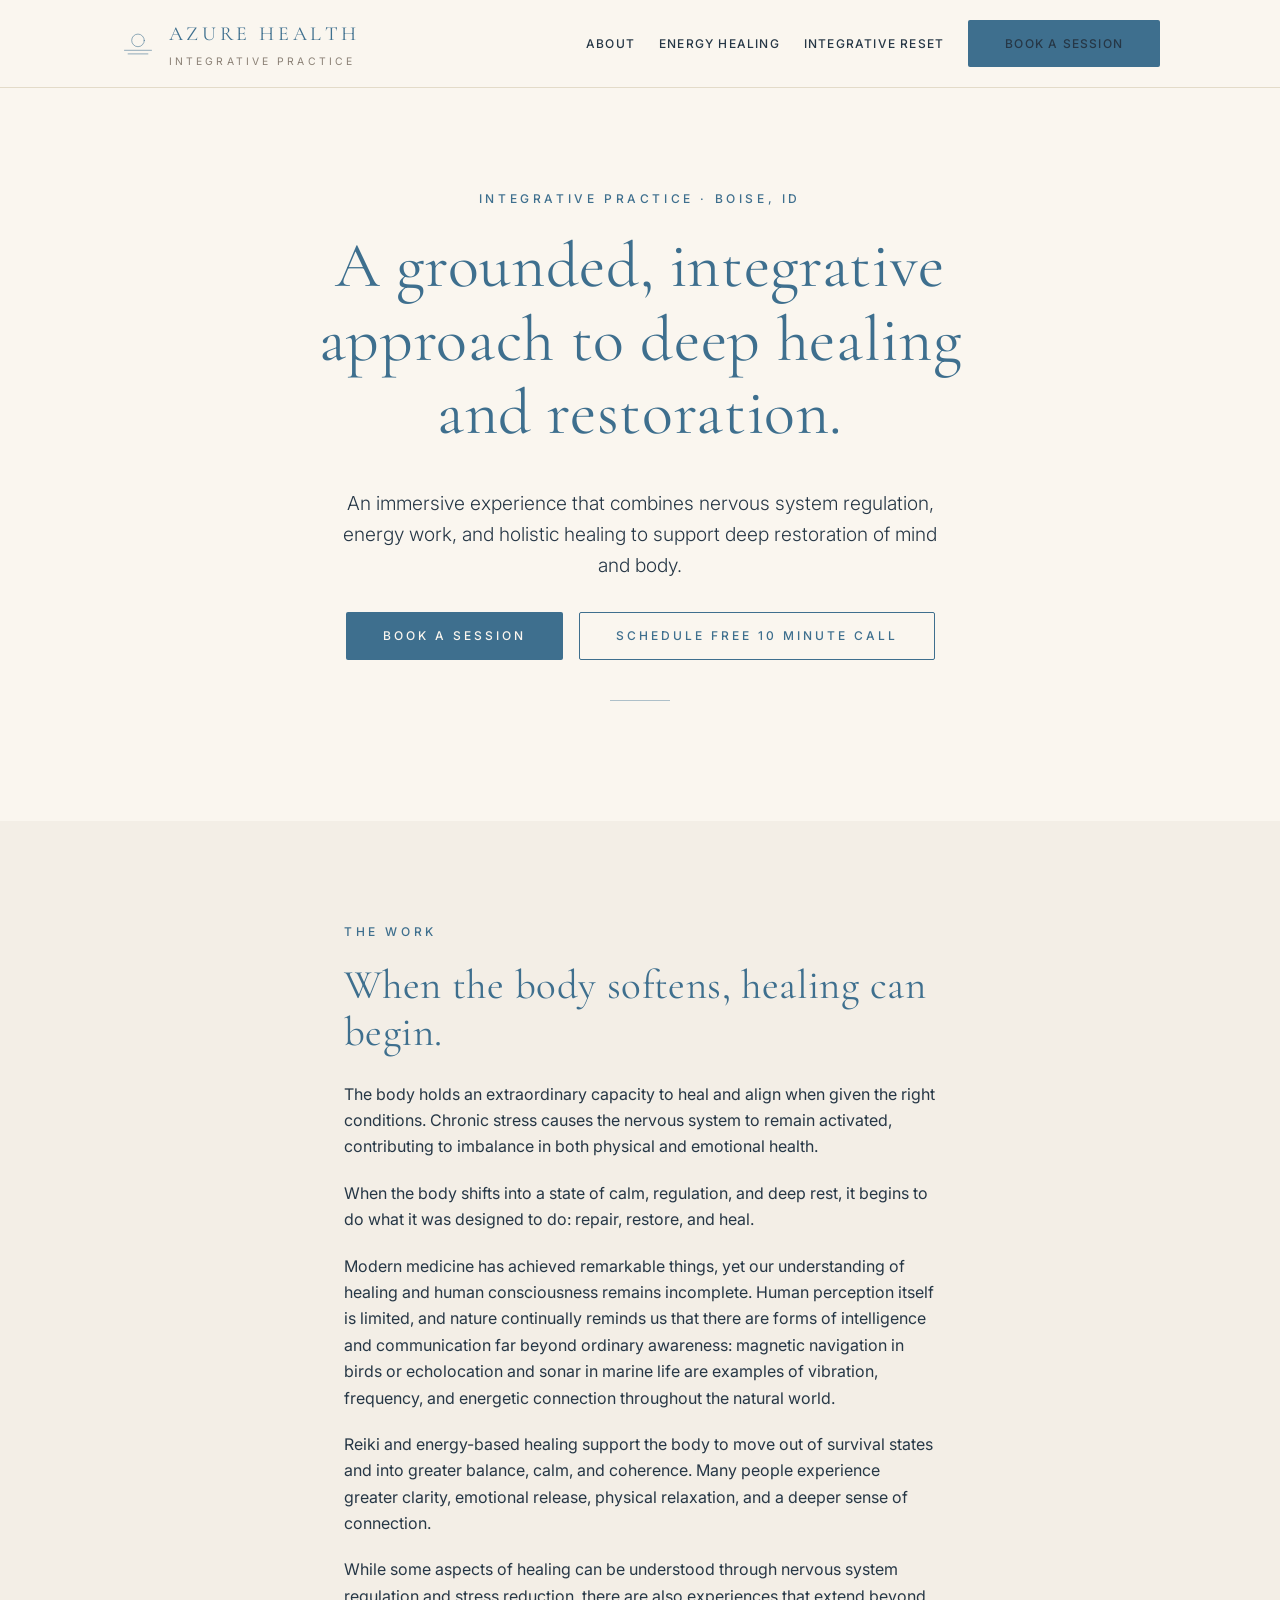
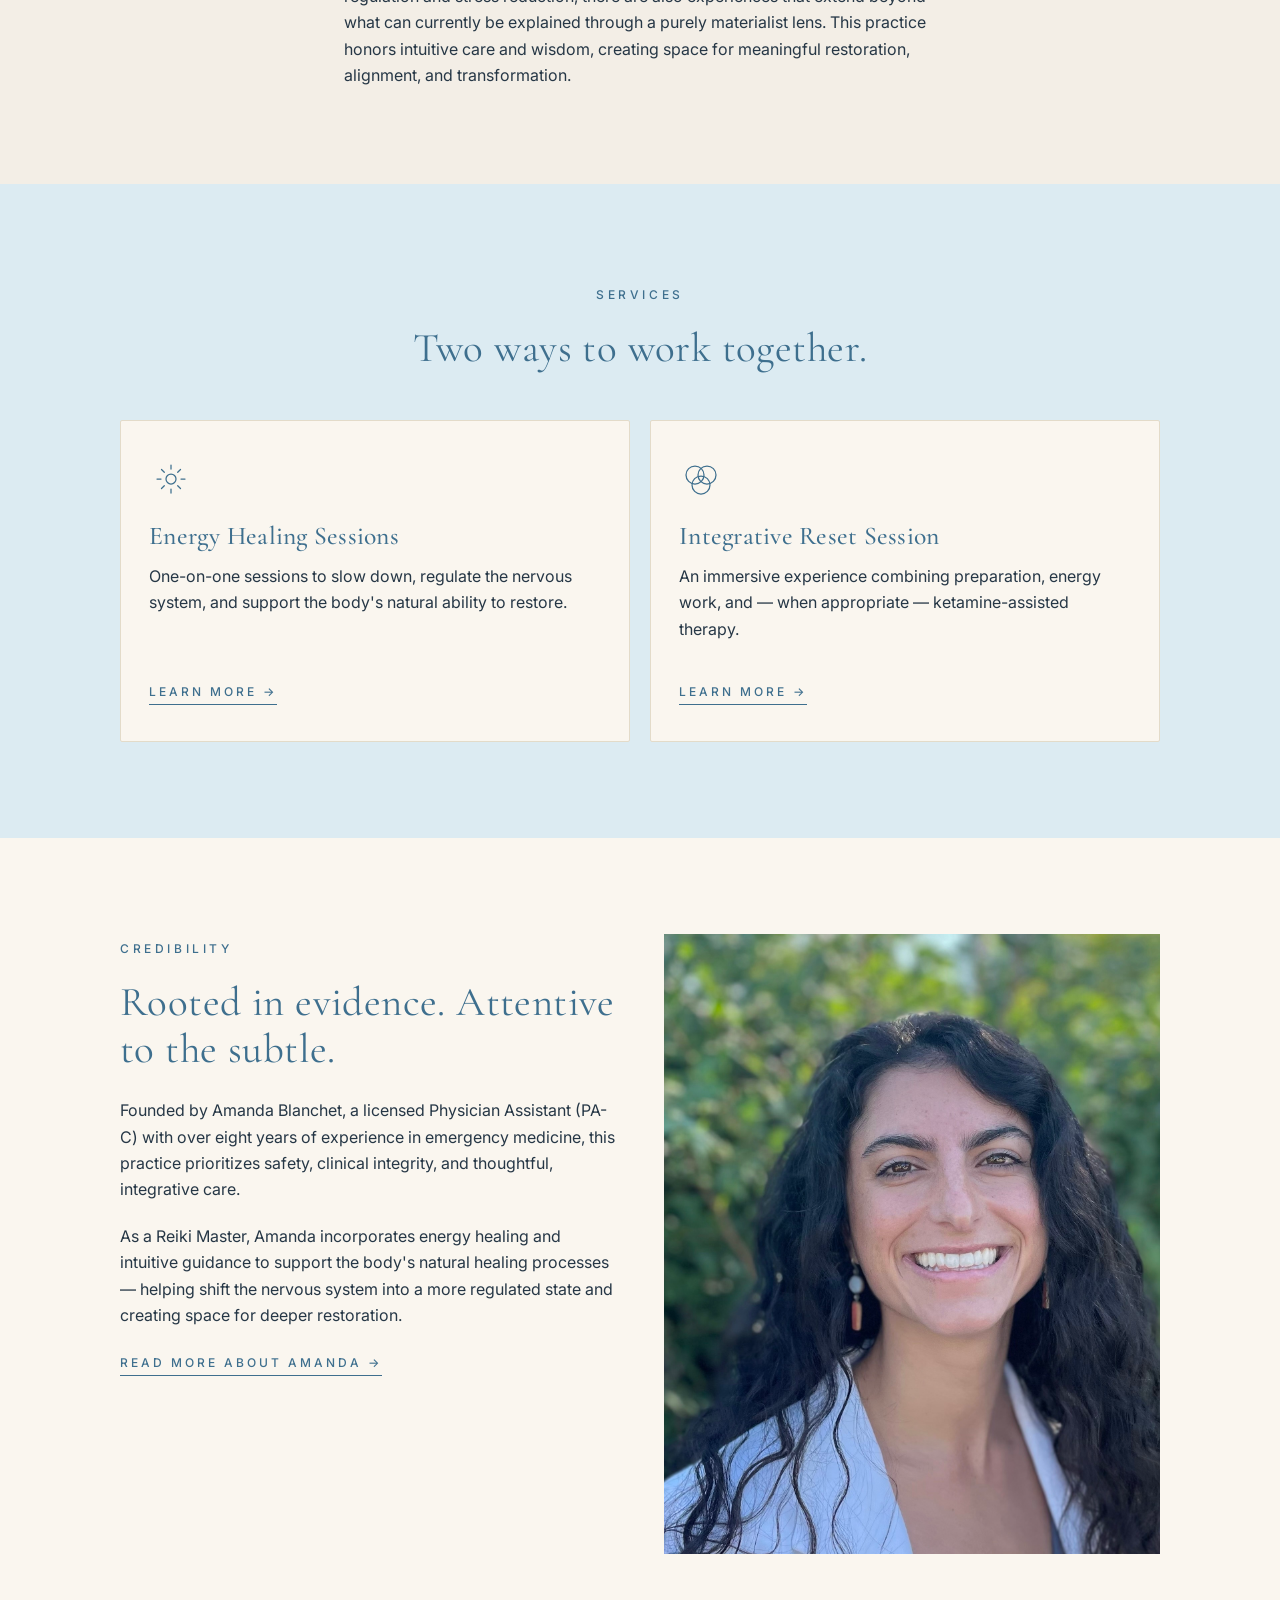
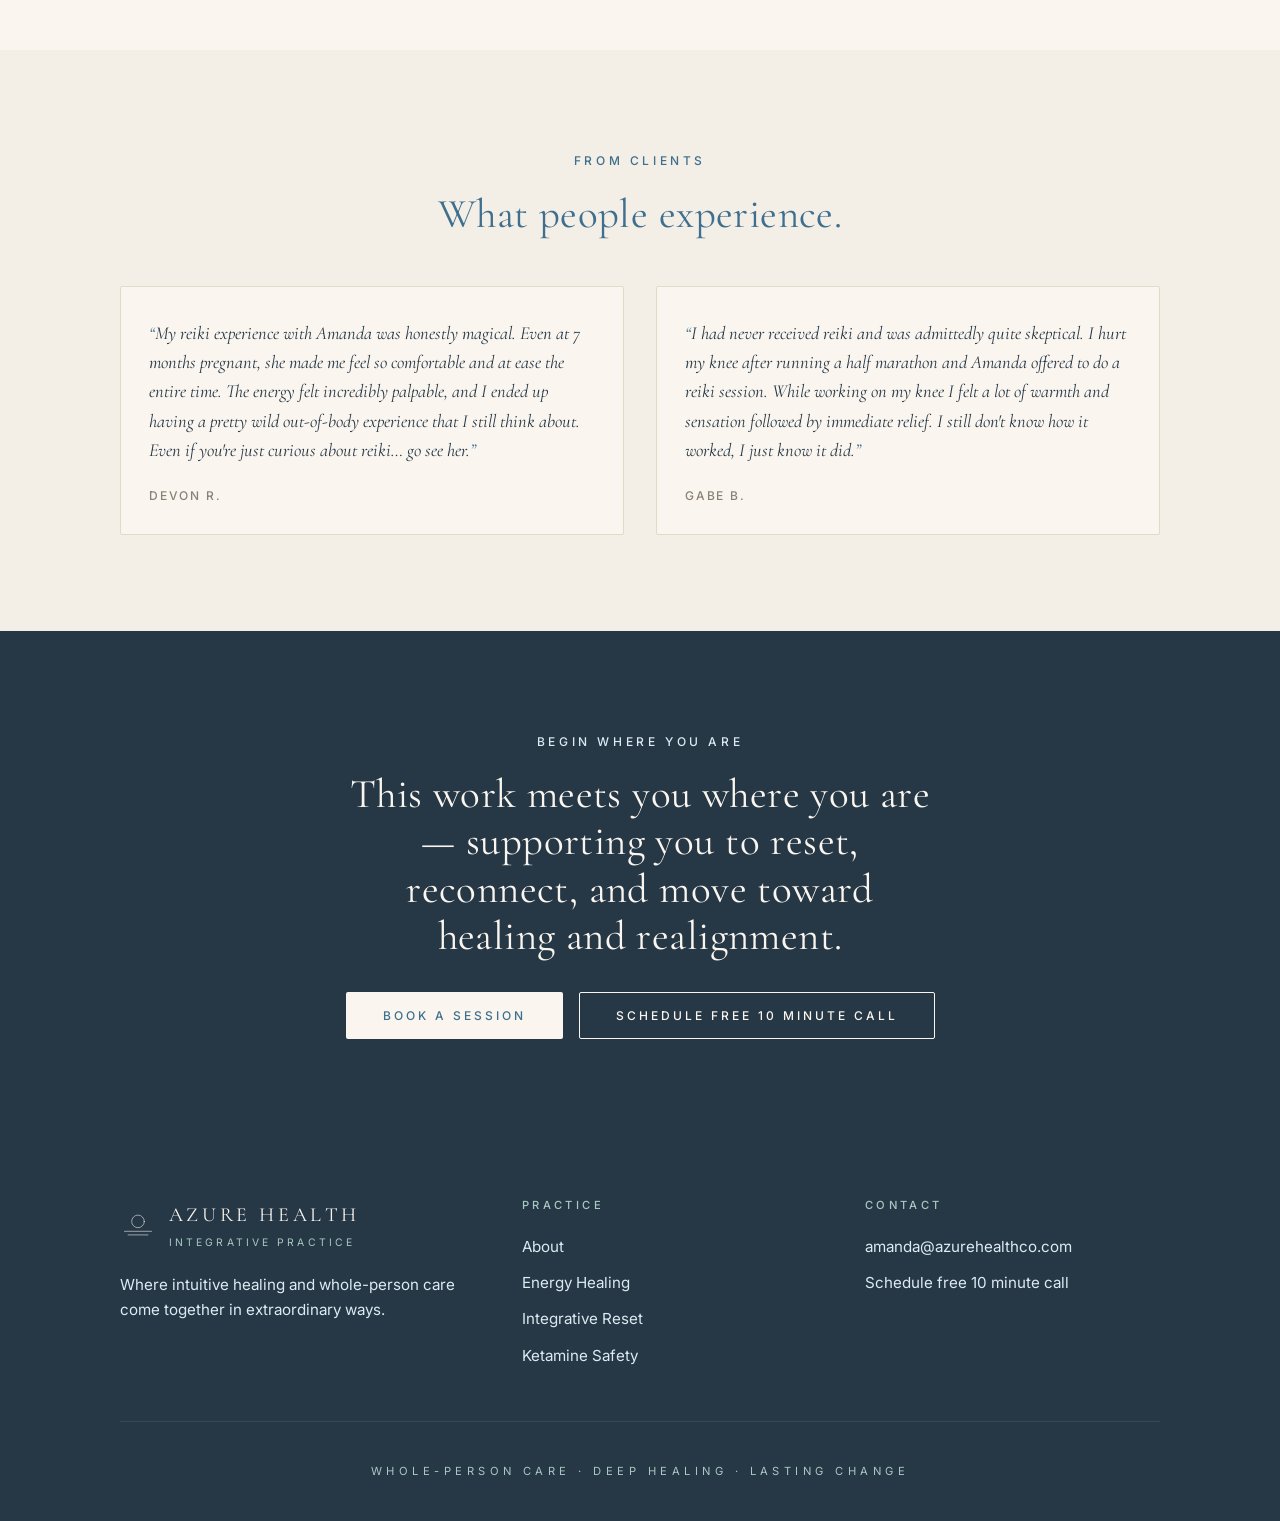
<file: index.html>
<!doctype html>
<html lang="en">
<head>
<!--
  AZURE HEALTH — BEFORE PUBLISHING
  ────────────────────────────────
  Replace these placeholder values everywhere they appear (Find & Replace):
    https://cal.com/azurehealth/consultation   → your Cal.com consultation URL
    https://cal.com/azurehealth/session        → your Cal.com session URL
    hello@azurehealth.com                      → Amanda's real contact email
  Drop photos into /assets/ and swap the `.photo-slot` placeholders.
-->
<meta charset="utf-8">
<meta name="viewport" content="width=device-width, initial-scale=1">
<title>Azure Health — A Grounded, Integrative Approach to Deep Healing</title>
<meta name="description" content="An integrative practice in Boise combining nervous system regulation, energy work, and medically guided care. Founded by Amanda Blanchet, PA-C, Reiki Master.">
<link rel="icon" href="assets/logo.svg" type="image/svg+xml">
<link rel="preconnect" href="https://fonts.googleapis.com">
<link rel="preconnect" href="https://fonts.gstatic.com" crossorigin>
<link href="https://fonts.googleapis.com/css2?family=Cormorant+Garamond:ital,wght@0,400;0,500;1,400&family=Inter:wght@300;400;500&display=swap" rel="stylesheet">
<link rel="stylesheet" href="styles.css">
</head>
<body>

<header class="site-header">
  <div class="site-header__inner">
    <a class="brand" href="index.html" aria-label="Azure Health home">
      <span class="brand__mark" aria-hidden="true"><svg viewBox="0 0 80 80" fill="none" stroke="currentColor" stroke-width="1.25" stroke-linecap="round"><circle cx="40" cy="32" r="14"/><line x1="10" y1="54" x2="70" y2="54"/><line x1="18" y1="62" x2="62" y2="62"/></svg></span>
      <span>
        <span class="brand__name">Azure Health</span>
        <span class="brand__sub">Integrative Practice</span>
      </span>
    </a>
    <button class="nav-toggle" aria-label="Toggle menu" aria-expanded="false" aria-controls="site-nav">
      <svg viewBox="0 0 24 24" fill="none" stroke="currentColor" stroke-width="1.5" stroke-linecap="round"><line x1="4" y1="8" x2="20" y2="8"/><line x1="4" y1="16" x2="20" y2="16"/></svg>
    </button>
    <nav class="site-nav" id="site-nav">
      <a href="about.html">About</a>
      <a href="energy-healing.html">Energy Healing</a>
      <a href="integrative-reset.html">Integrative Reset</a>
      <a class="btn btn--primary" href="https://cal.com/azurehealth/consultation">Book a Session</a>
    </nav>
  </div>
</header>

<main>

  <!-- HERO -->
  <section class="hero">
    <div class="hero__inner">
      <span class="eyebrow">Integrative Practice · Boise, ID</span>
      <h1>A grounded, integrative approach to deep healing and restoration.</h1>
      <p class="lead hero__subhead">An immersive experience that combines nervous system regulation, energy work, and holistic healing to support deep restoration of mind and body.</p>
      <div class="btn-row" style="justify-content:center;">
        <a class="btn btn--primary" href="https://cal.com/azurehealth/session">Book a Session</a>
        <a class="btn btn--secondary" href="https://cal.com/azurehealth/intro-call">Schedule free 10 minute call</a>
      </div>
      <hr class="divider">
    </div>
  </section>

  <!-- OPENING -->
  <section class="section section--sand">
    <div class="container narrow">
      <span class="eyebrow">The work</span>
      <h2>When the body softens, healing can begin.</h2>
      <p>The body holds an extraordinary capacity to heal and align when given the right conditions. Chronic stress causes the nervous system to remain activated, contributing to imbalance in both physical and emotional health.</p>
      <p>When the body shifts into a state of calm, regulation, and deep rest, it begins to do what it was designed to do: repair, restore, and heal.</p>
      <p>Modern medicine has achieved remarkable things, yet our understanding of healing and human consciousness remains incomplete. Human perception itself is limited, and nature continually reminds us that there are forms of intelligence and communication far beyond ordinary awareness: magnetic navigation in birds or echolocation and sonar in marine life are examples of vibration, frequency, and energetic connection throughout the natural world.</p>
      <p>Reiki and energy-based healing support the body to move out of survival states and into greater balance, calm, and coherence. Many people experience greater clarity, emotional release, physical relaxation, and a deeper sense of connection.</p>
      <p>While some aspects of healing can be understood through nervous system regulation and stress reduction, there are also experiences that extend beyond what can currently be explained through a purely materialist lens. This practice honors intuitive care and wisdom, creating space for meaningful restoration, alignment, and transformation.</p>
    </div>
  </section>

  <!-- SERVICES -->
  <section class="section section--sky">
    <div class="container">
      <div class="narrow text-center">
        <span class="eyebrow">Services</span>
        <h2>Two ways to work together.</h2>
      </div>
      <div class="card-grid">

        <article class="card">
          <svg class="card__icon" viewBox="0 0 44 44" fill="none" stroke="currentColor" stroke-width="1.25" stroke-linecap="round" stroke-linejoin="round">
            <circle cx="22" cy="22" r="5"/>
            <path d="M22 8 v4 M22 32 v4 M8 22 h4 M32 22 h4"/>
            <path d="M12.5 12.5 l2.8 2.8 M31.5 12.5 l-2.8 2.8 M12.5 31.5 l2.8 -2.8 M31.5 31.5 l-2.8 -2.8"/>
          </svg>
          <h3>Energy Healing Sessions</h3>
          <p>One-on-one sessions to slow down, regulate the nervous system, and support the body's natural ability to restore.</p>
          <a class="text-link" href="energy-healing.html">Learn More →</a>
        </article>

        <article class="card">
          <svg class="card__icon" viewBox="0 0 44 44" fill="none" stroke="currentColor" stroke-width="1.25">
            <circle cx="16" cy="18" r="9"/>
            <circle cx="28" cy="18" r="9"/>
            <circle cx="22" cy="28" r="9"/>
          </svg>
          <h3>Integrative Reset Session</h3>
          <p>An immersive experience combining preparation, energy work, and — when appropriate — ketamine-assisted therapy.</p>
          <a class="text-link" href="integrative-reset.html">Learn More →</a>
        </article>


      </div>
    </div>
  </section>

  <!-- CREDIBILITY -->
  <section class="section">
    <div class="container">
      <div class="two-col">
        <div>
          <span class="eyebrow">Credibility</span>
          <h2>Rooted in evidence. Attentive to the subtle.</h2>
          <p>Founded by Amanda Blanchet, a licensed Physician Assistant (PA-C) with over eight years of experience in emergency medicine, this practice prioritizes safety, clinical integrity, and thoughtful, integrative care.</p>
          <p>As a Reiki Master, Amanda incorporates energy healing and intuitive guidance to support the body's natural healing processes — helping shift the nervous system into a more regulated state and creating space for deeper restoration.</p>
          <p><a class="text-link" href="about.html">Read more about Amanda →</a></p>
        </div>
        <div style="aspect-ratio:4/5; overflow:hidden;">
          <img src="assets/IMG_6222.jpeg" alt="Amanda Blanchet, PA-C" style="width:100%; height:100%; object-fit:cover; object-position:center top;">
        </div>
      </div>
    </div>
  </section>

  <!-- TESTIMONIALS -->
  <section class="section section--sand">
    <div class="container">
      <div class="narrow text-center">
        <span class="eyebrow">From clients</span>
        <h2>What people experience.</h2>
      </div>
      <div class="testimonial-grid">
        <div class="testimonial">
          <p class="testimonial__quote">My reiki experience with Amanda was honestly magical. Even at 7 months pregnant, she made me feel so comfortable and at ease the entire time. The energy felt incredibly palpable, and I ended up having a pretty wild out-of-body experience that I still think about. Even if you're just curious about reiki&hellip; go see her.</p>
          <p class="testimonial__attr">Devon R.</p>
        </div>
        <div class="testimonial">
          <p class="testimonial__quote">I had never received reiki and was admittedly quite skeptical. I hurt my knee after running a half marathon and Amanda offered to do a reiki session. While working on my knee I felt a lot of warmth and sensation followed by immediate relief. I still don't know how it worked, I just know it did.</p>
          <p class="testimonial__attr">Gabe B.</p>
        </div>
      </div>
    </div>
  </section>

  <!-- CLOSING CTA -->
  <section class="section section--dark">
    <div class="container narrow text-center">
      <span class="eyebrow">Begin where you are</span>
      <h2>This work meets you where you are — supporting you to reset, reconnect, and move toward healing and realignment.</h2>
      <div class="btn-row" style="justify-content:center;">
        <a class="btn btn--on-dark" href="https://cal.com/azurehealth/session">Book a Session</a>
        <a class="btn btn--secondary" style="color:var(--cream); border-color:var(--cream);" href="https://cal.com/azurehealth/intro-call">Schedule free 10 minute call</a>
      </div>
    </div>
  </section>

</main>

<footer class="site-footer">
  <div class="container">
    <div class="footer-grid">
      <div>
        <a class="brand" href="index.html" aria-label="Azure Health home">
          <span class="brand__mark" style="color:var(--cream);" aria-hidden="true"><svg viewBox="0 0 80 80" fill="none" stroke="currentColor" stroke-width="1.25" stroke-linecap="round"><circle cx="40" cy="32" r="14"/><line x1="10" y1="54" x2="70" y2="54"/><line x1="18" y1="62" x2="62" y2="62"/></svg></span>
          <span>
            <span class="brand__name">Azure Health</span>
            <span class="brand__sub">Integrative Practice</span>
          </span>
        </a>
        <p style="margin-top:1.25rem; max-width:22rem; font-size:0.95rem; color:var(--soft-sky);">Where intuitive healing and whole-person care come together in extraordinary ways.</p>
      </div>
      <div class="footer-col">
        <h4>Practice</h4>
        <ul>
          <li><a href="about.html">About</a></li>
          <li><a href="energy-healing.html">Energy Healing</a></li>
          <li><a href="integrative-reset.html">Integrative Reset</a></li>
          <li><a href="ketamine-safety.html">Ketamine Safety</a></li>
        </ul>
      </div>
      <div class="footer-col">
        <h4>Contact</h4>
        <ul>
          <li><a href="mailto:amanda@azurehealthco.com">amanda@azurehealthco.com</a></li>
          <li><a href="https://cal.com/azurehealth/intro-call">Schedule free 10 minute call</a></li>
        </ul>
      </div>
    </div>
    <p class="footer-tagline">Whole-Person Care · Deep Healing · Lasting Change</p>
  </div>
</footer>

<script>
  (function(){
    var btn = document.querySelector('.nav-toggle');
    var nav = document.getElementById('site-nav');
    if (!btn || !nav) return;
    btn.addEventListener('click', function(){
      var open = nav.classList.toggle('is-open');
      btn.setAttribute('aria-expanded', open ? 'true' : 'false');
    });
  })();
</script>

</body>
</html>
</file>
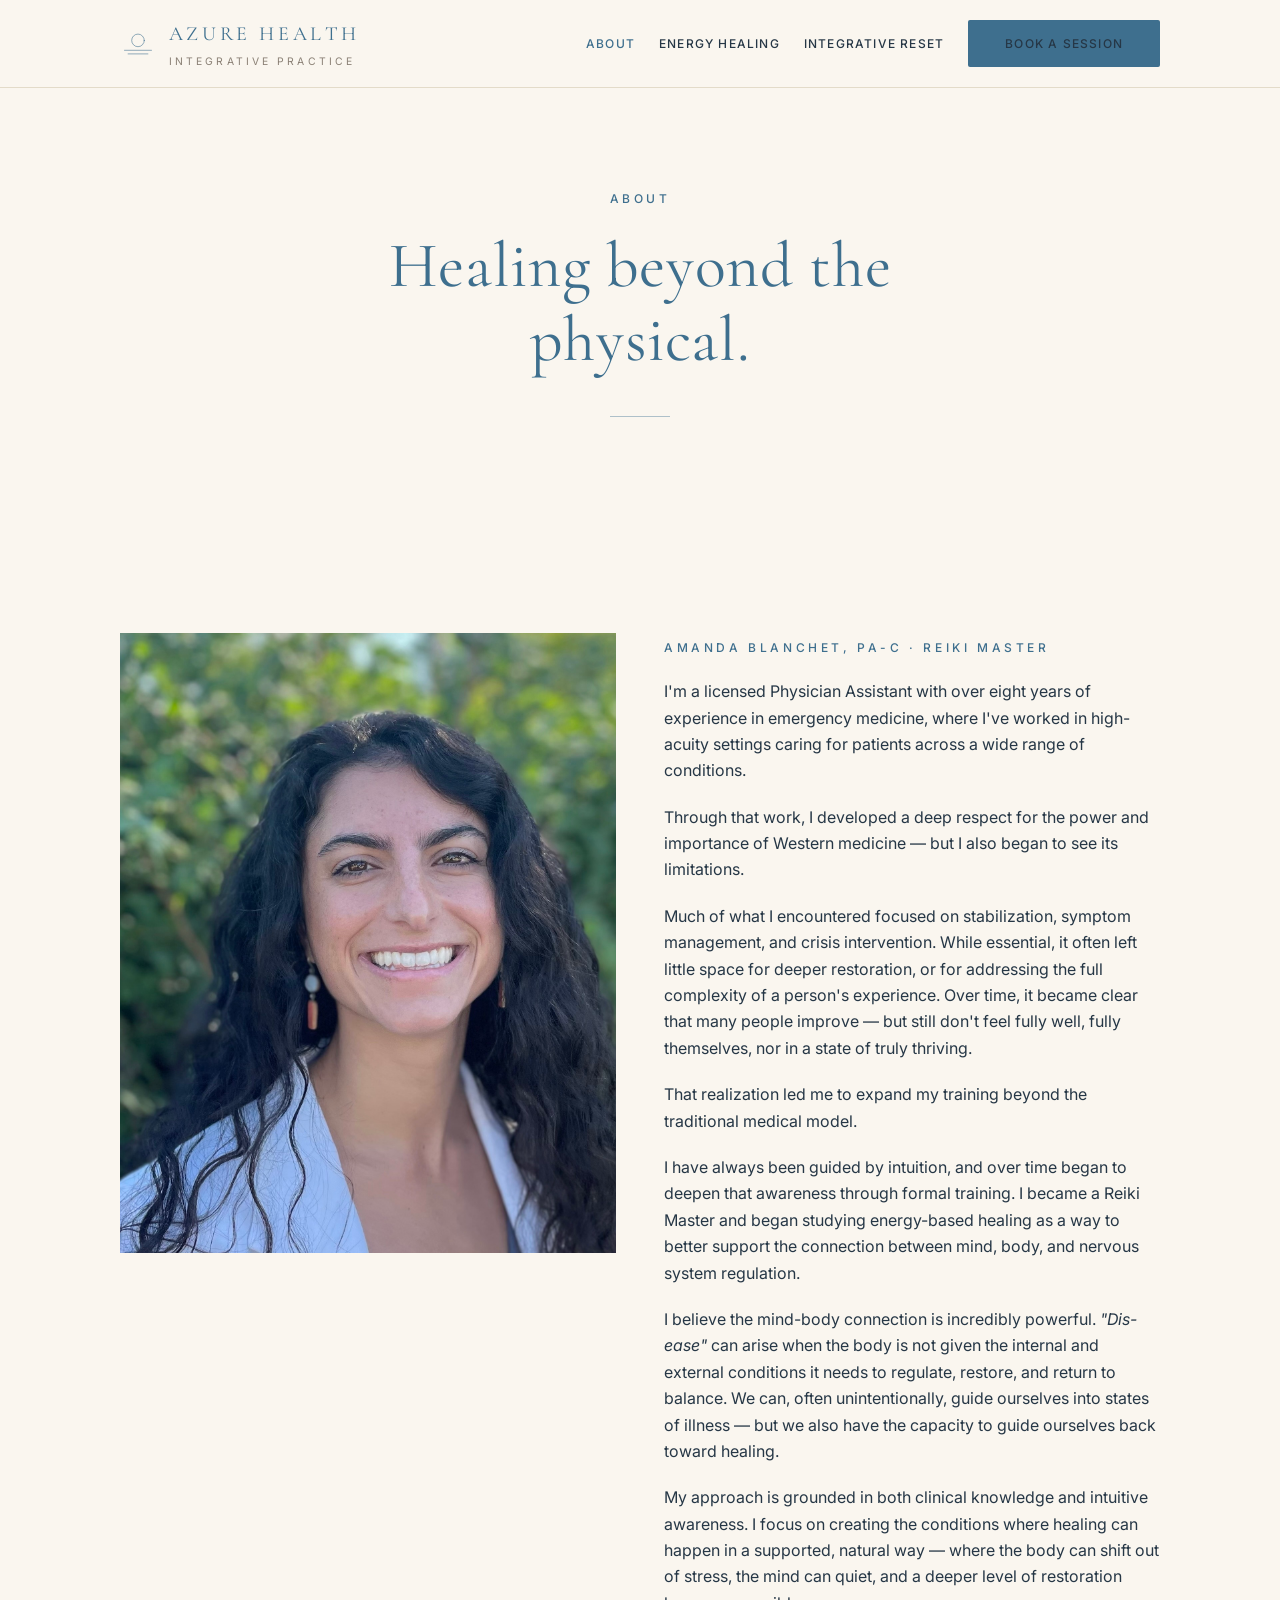
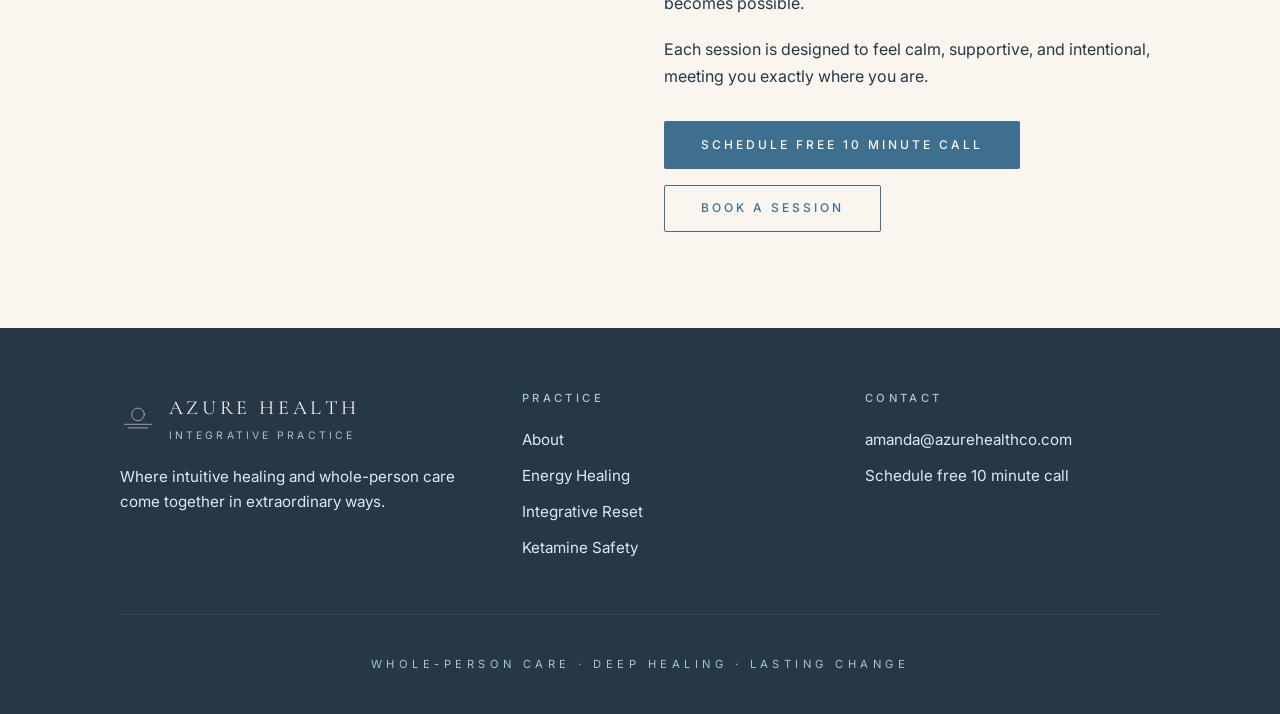
<file: about.html>
<!doctype html>
<html lang="en">
<head>
<meta charset="utf-8">
<meta name="viewport" content="width=device-width, initial-scale=1">
<title>About — Azure Health</title>
<meta name="description" content="Amanda Blanchet, PA-C and Reiki Master, bridges emergency medicine and energy-based healing to support deep restoration.">
<link rel="icon" href="assets/logo.svg" type="image/svg+xml">
<link rel="preconnect" href="https://fonts.googleapis.com">
<link rel="preconnect" href="https://fonts.gstatic.com" crossorigin>
<link href="https://fonts.googleapis.com/css2?family=Cormorant+Garamond:ital,wght@0,400;0,500;1,400&family=Inter:wght@300;400;500&display=swap" rel="stylesheet">
<link rel="stylesheet" href="styles.css">
</head>
<body>

<header class="site-header">
  <div class="site-header__inner">
    <a class="brand" href="index.html" aria-label="Azure Health home">
      <span class="brand__mark" aria-hidden="true"><svg viewBox="0 0 80 80" fill="none" stroke="currentColor" stroke-width="1.25" stroke-linecap="round"><circle cx="40" cy="32" r="14"/><line x1="10" y1="54" x2="70" y2="54"/><line x1="18" y1="62" x2="62" y2="62"/></svg></span>
      <span>
        <span class="brand__name">Azure Health</span>
        <span class="brand__sub">Integrative Practice</span>
      </span>
    </a>
    <button class="nav-toggle" aria-label="Toggle menu" aria-expanded="false" aria-controls="site-nav">
      <svg viewBox="0 0 24 24" fill="none" stroke="currentColor" stroke-width="1.5" stroke-linecap="round"><line x1="4" y1="8" x2="20" y2="8"/><line x1="4" y1="16" x2="20" y2="16"/></svg>
    </button>
    <nav class="site-nav" id="site-nav">
      <a class="is-current" href="about.html">About</a>
      <a href="energy-healing.html">Energy Healing</a>
      <a href="integrative-reset.html">Integrative Reset</a>
      <a class="btn btn--primary" href="https://cal.com/azurehealth/consultation">Book a Session</a>
    </nav>
  </div>
</header>

<main>

  <section class="hero">
    <div class="hero__inner">
      <span class="eyebrow">About</span>
      <h1>Healing beyond the physical.</h1>
      <hr class="divider">
    </div>
  </section>

  <section class="section">
    <div class="container">
      <div class="two-col">
        <div style="aspect-ratio:4/5; overflow:hidden;">
          <img src="assets/IMG_6222.jpeg" alt="Amanda Blanchet, PA-C" style="width:100%; height:100%; object-fit:cover; object-position:center top;">
        </div>
        <div>
          <span class="eyebrow">Amanda Blanchet, PA-C · Reiki Master</span>
          <p>I'm a licensed Physician Assistant with over eight years of experience in emergency medicine, where I've worked in high-acuity settings caring for patients across a wide range of conditions.</p>
          <p>Through that work, I developed a deep respect for the power and importance of Western medicine — but I also began to see its limitations.</p>
          <p>Much of what I encountered focused on stabilization, symptom management, and crisis intervention. While essential, it often left little space for deeper restoration, or for addressing the full complexity of a person's experience. Over time, it became clear that many people improve — but still don't feel fully well, fully themselves, nor in a state of truly thriving.</p>
          <p>That realization led me to expand my training beyond the traditional medical model.</p>
          <p>I have always been guided by intuition, and over time began to deepen that awareness through formal training. I became a Reiki Master and began studying energy-based healing as a way to better support the connection between mind, body, and nervous system regulation.</p>
          <p>I believe the mind-body connection is incredibly powerful. <em>"Dis-ease"</em> can arise when the body is not given the internal and external conditions it needs to regulate, restore, and return to balance. We can, often unintentionally, guide ourselves into states of illness — but we also have the capacity to guide ourselves back toward healing.</p>
          <p>My approach is grounded in both clinical knowledge and intuitive awareness. I focus on creating the conditions where healing can happen in a supported, natural way — where the body can shift out of stress, the mind can quiet, and a deeper level of restoration becomes possible.</p>
          <p>Each session is designed to feel calm, supportive, and intentional, meeting you exactly where you are.</p>
          <div class="btn-row">
            <a class="btn btn--primary" href="https://cal.com/azurehealth/intro-call">Schedule free 10 minute call</a>
            <a class="btn btn--secondary" href="https://cal.com/azurehealth/session">Book a Session</a>
          </div>
        </div>
      </div>
    </div>
  </section>

</main>

<footer class="site-footer">
  <div class="container">
    <div class="footer-grid">
      <div>
        <a class="brand" href="index.html" aria-label="Azure Health home">
          <span class="brand__mark" style="color:var(--cream);" aria-hidden="true"><svg viewBox="0 0 80 80" fill="none" stroke="currentColor" stroke-width="1.25" stroke-linecap="round"><circle cx="40" cy="32" r="14"/><line x1="10" y1="54" x2="70" y2="54"/><line x1="18" y1="62" x2="62" y2="62"/></svg></span>
          <span>
            <span class="brand__name">Azure Health</span>
            <span class="brand__sub">Integrative Practice</span>
          </span>
        </a>
        <p style="margin-top:1.25rem; max-width:22rem; font-size:0.95rem; color:var(--soft-sky);">Where intuitive healing and whole-person care come together in extraordinary ways.</p>
      </div>
      <div class="footer-col">
        <h4>Practice</h4>
        <ul>
          <li><a href="about.html">About</a></li>
          <li><a href="energy-healing.html">Energy Healing</a></li>
          <li><a href="integrative-reset.html">Integrative Reset</a></li>
          <li><a href="ketamine-safety.html">Ketamine Safety</a></li>
        </ul>
      </div>
      <div class="footer-col">
        <h4>Contact</h4>
        <ul>
          <li><a href="mailto:amanda@azurehealthco.com">amanda@azurehealthco.com</a></li>
          <li><a href="https://cal.com/azurehealth/intro-call">Schedule free 10 minute call</a></li>
        </ul>
      </div>
    </div>
    <p class="footer-tagline">Whole-Person Care · Deep Healing · Lasting Change</p>
  </div>
</footer>

<script>
  (function(){
    var btn = document.querySelector('.nav-toggle');
    var nav = document.getElementById('site-nav');
    if (!btn || !nav) return;
    btn.addEventListener('click', function(){
      var open = nav.classList.toggle('is-open');
      btn.setAttribute('aria-expanded', open ? 'true' : 'false');
    });
  })();
</script>

</body>
</html>
</file>
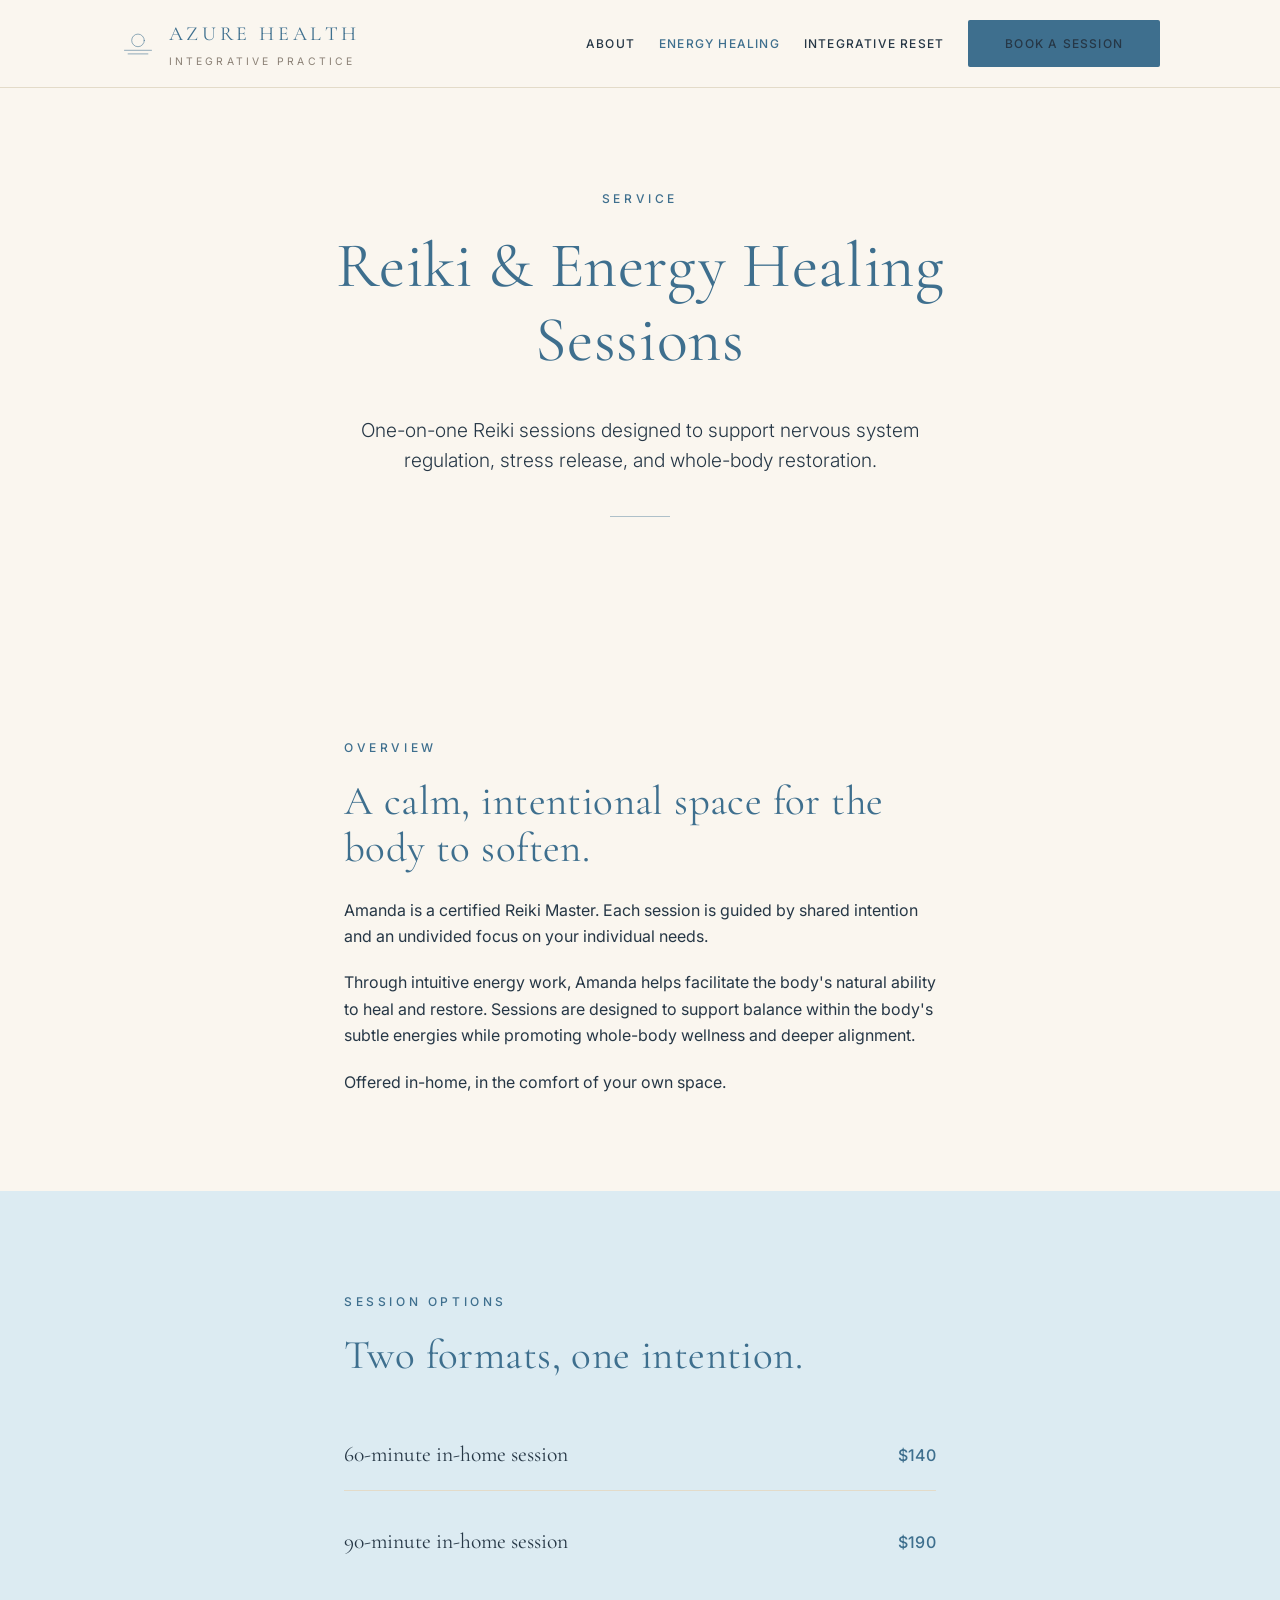
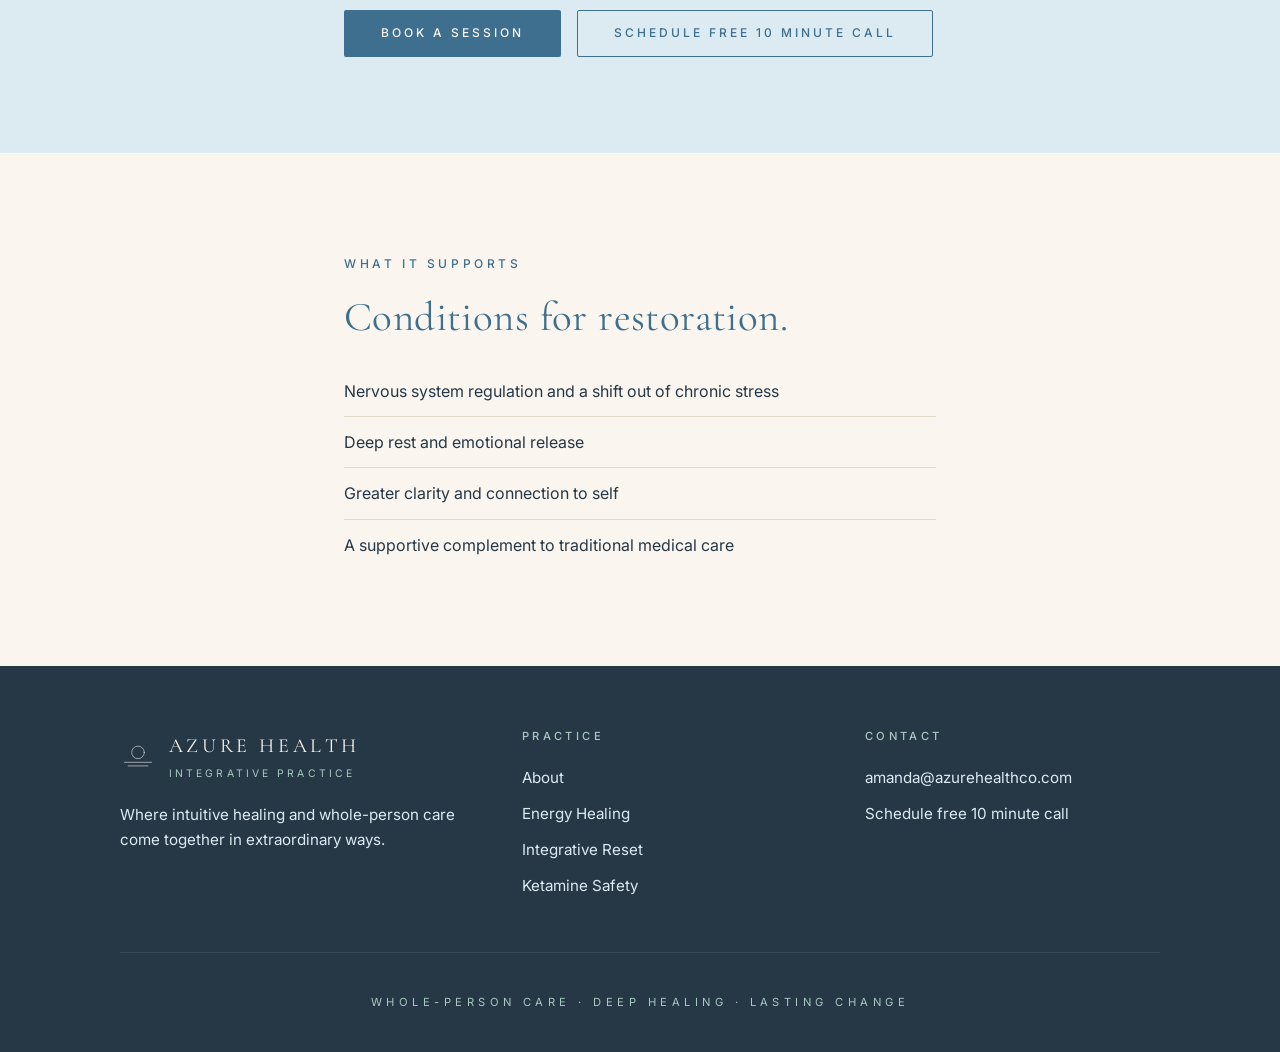
<file: energy-healing.html>
<!doctype html>
<html lang="en">
<head>
<meta charset="utf-8">
<meta name="viewport" content="width=device-width, initial-scale=1">
<title>Energy Healing Sessions — Azure Health</title>
<meta name="description" content="One-on-one in-home energy healing sessions designed to support nervous system regulation and whole-body restoration.">
<link rel="icon" href="assets/logo.svg" type="image/svg+xml">
<link rel="preconnect" href="https://fonts.googleapis.com">
<link rel="preconnect" href="https://fonts.gstatic.com" crossorigin>
<link href="https://fonts.googleapis.com/css2?family=Cormorant+Garamond:ital,wght@0,400;0,500;1,400&family=Inter:wght@300;400;500&display=swap" rel="stylesheet">
<link rel="stylesheet" href="styles.css">
</head>
<body>

<header class="site-header">
  <div class="site-header__inner">
    <a class="brand" href="index.html" aria-label="Azure Health home">
      <span class="brand__mark" aria-hidden="true"><svg viewBox="0 0 80 80" fill="none" stroke="currentColor" stroke-width="1.25" stroke-linecap="round"><circle cx="40" cy="32" r="14"/><line x1="10" y1="54" x2="70" y2="54"/><line x1="18" y1="62" x2="62" y2="62"/></svg></span>
      <span>
        <span class="brand__name">Azure Health</span>
        <span class="brand__sub">Integrative Practice</span>
      </span>
    </a>
    <button class="nav-toggle" aria-label="Toggle menu" aria-expanded="false" aria-controls="site-nav">
      <svg viewBox="0 0 24 24" fill="none" stroke="currentColor" stroke-width="1.5" stroke-linecap="round"><line x1="4" y1="8" x2="20" y2="8"/><line x1="4" y1="16" x2="20" y2="16"/></svg>
    </button>
    <nav class="site-nav" id="site-nav">
      <a href="about.html">About</a>
      <a class="is-current" href="energy-healing.html">Energy Healing</a>
      <a href="integrative-reset.html">Integrative Reset</a>
      <a class="btn btn--primary" href="https://cal.com/azurehealth/consultation">Book a Session</a>
    </nav>
  </div>
</header>

<main>

  <section class="hero">
    <div class="hero__inner">
      <span class="eyebrow">Service</span>
      <h1>Reiki &amp; Energy Healing Sessions</h1>
      <p class="lead hero__subhead">One-on-one Reiki sessions designed to support nervous system regulation, stress release, and whole-body restoration.</p>
      <hr class="divider">
    </div>
  </section>

  <section class="section">
    <div class="container narrow">
      <span class="eyebrow">Overview</span>
      <h2>A calm, intentional space for the body to soften.</h2>
      <p>Amanda is a certified Reiki Master. Each session is guided by shared intention and an undivided focus on your individual needs.</p>
      <p>Through intuitive energy work, Amanda helps facilitate the body's natural ability to heal and restore. Sessions are designed to support balance within the body's subtle energies while promoting whole-body wellness and deeper alignment.</p>
      <p>Offered in-home, in the comfort of your own space.</p>
    </div>
  </section>

  <section class="section section--sky">
    <div class="container narrow">
      <span class="eyebrow">Session Options</span>
      <h2>Two formats, one intention.</h2>
      <div class="pricing">
        <div class="pricing__row">
          <div>
            <div class="pricing__label">60-minute in-home session</div>
          </div>
          <div class="pricing__price">$140</div>
        </div>
        <div class="pricing__row">
          <div>
            <div class="pricing__label">90-minute in-home session</div>
          </div>
          <div class="pricing__price">$190</div>
        </div>
      </div>
      <div class="btn-row">
        <a class="btn btn--primary" href="https://cal.com/azurehealth/session">Book a Session</a>
        <a class="btn btn--secondary" href="https://cal.com/azurehealth/intro-call">Schedule free 10 minute call</a>
      </div>
    </div>
  </section>

  <section class="section">
    <div class="container narrow">
      <span class="eyebrow">What it supports</span>
      <h2>Conditions for restoration.</h2>
      <ul class="plain-list">
        <li>Nervous system regulation and a shift out of chronic stress</li>
        <li>Deep rest and emotional release</li>
        <li>Greater clarity and connection to self</li>
        <li>A supportive complement to traditional medical care</li>
      </ul>
    </div>
  </section>

</main>

<footer class="site-footer">
  <div class="container">
    <div class="footer-grid">
      <div>
        <a class="brand" href="index.html" aria-label="Azure Health home">
          <span class="brand__mark" style="color:var(--cream);" aria-hidden="true"><svg viewBox="0 0 80 80" fill="none" stroke="currentColor" stroke-width="1.25" stroke-linecap="round"><circle cx="40" cy="32" r="14"/><line x1="10" y1="54" x2="70" y2="54"/><line x1="18" y1="62" x2="62" y2="62"/></svg></span>
          <span>
            <span class="brand__name">Azure Health</span>
            <span class="brand__sub">Integrative Practice</span>
          </span>
        </a>
        <p style="margin-top:1.25rem; max-width:22rem; font-size:0.95rem; color:var(--soft-sky);">Where intuitive healing and whole-person care come together in extraordinary ways.</p>
      </div>
      <div class="footer-col">
        <h4>Practice</h4>
        <ul>
          <li><a href="about.html">About</a></li>
          <li><a href="energy-healing.html">Energy Healing</a></li>
          <li><a href="integrative-reset.html">Integrative Reset</a></li>
          <li><a href="ketamine-safety.html">Ketamine Safety</a></li>
        </ul>
      </div>
      <div class="footer-col">
        <h4>Contact</h4>
        <ul>
          <li><a href="mailto:amanda@azurehealthco.com">amanda@azurehealthco.com</a></li>
          <li><a href="https://cal.com/azurehealth/intro-call">Schedule free 10 minute call</a></li>
        </ul>
      </div>
    </div>
    <p class="footer-tagline">Whole-Person Care · Deep Healing · Lasting Change</p>
  </div>
</footer>

<script>
  (function(){
    var btn = document.querySelector('.nav-toggle');
    var nav = document.getElementById('site-nav');
    if (!btn || !nav) return;
    btn.addEventListener('click', function(){
      var open = nav.classList.toggle('is-open');
      btn.setAttribute('aria-expanded', open ? 'true' : 'false');
    });
  })();
</script>

</body>
</html>
</file>
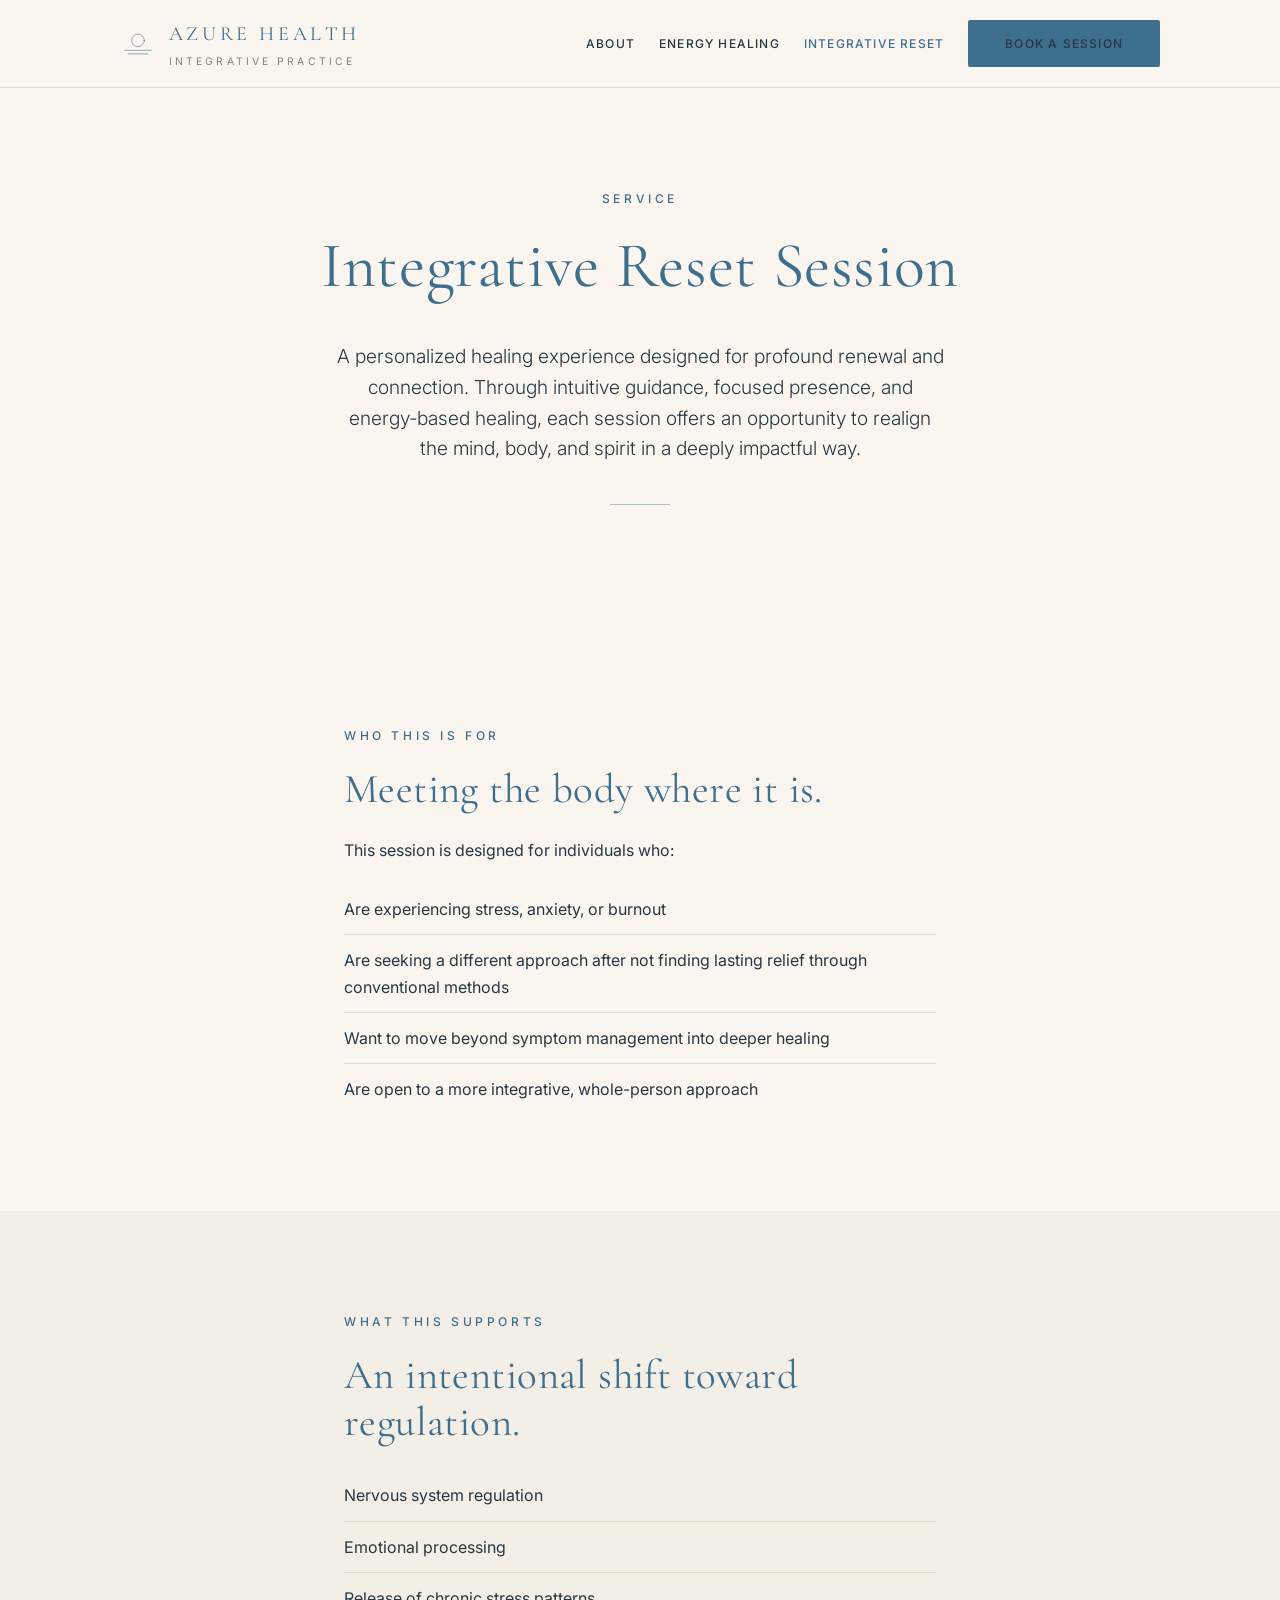
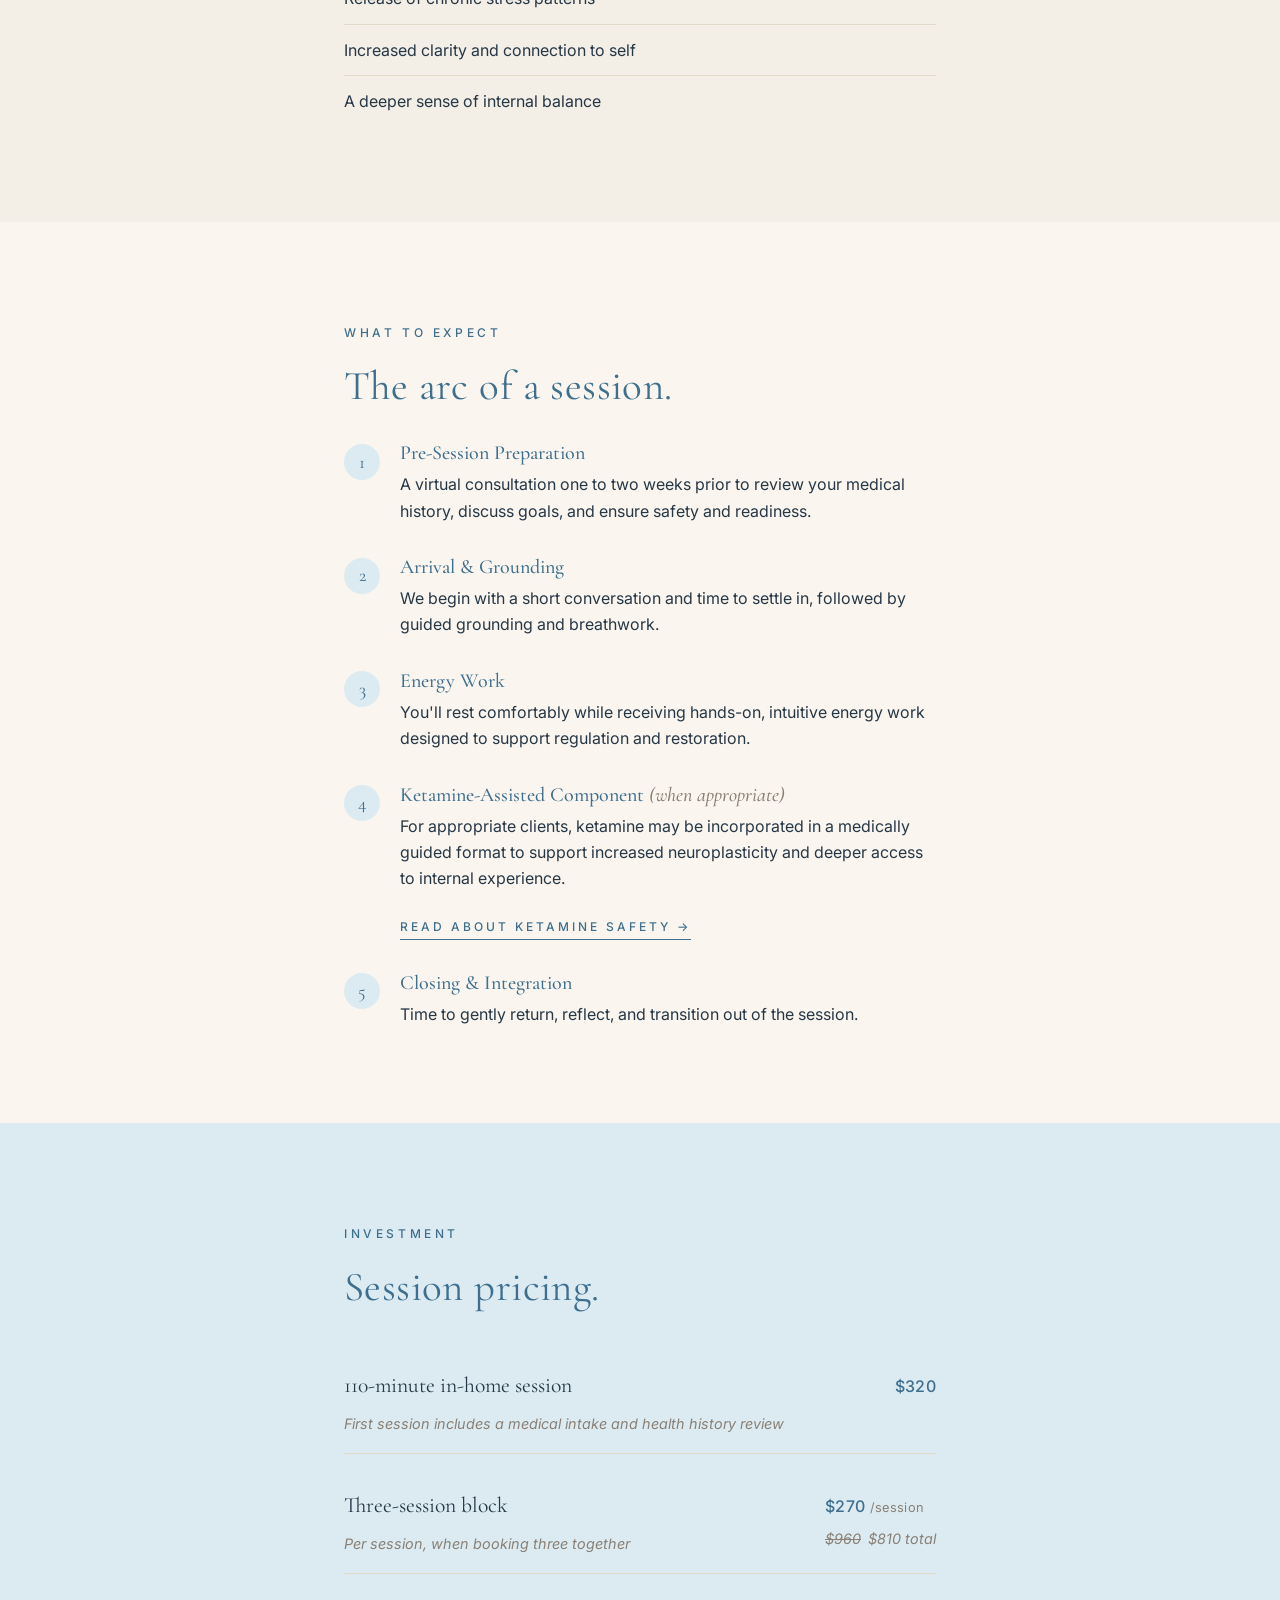
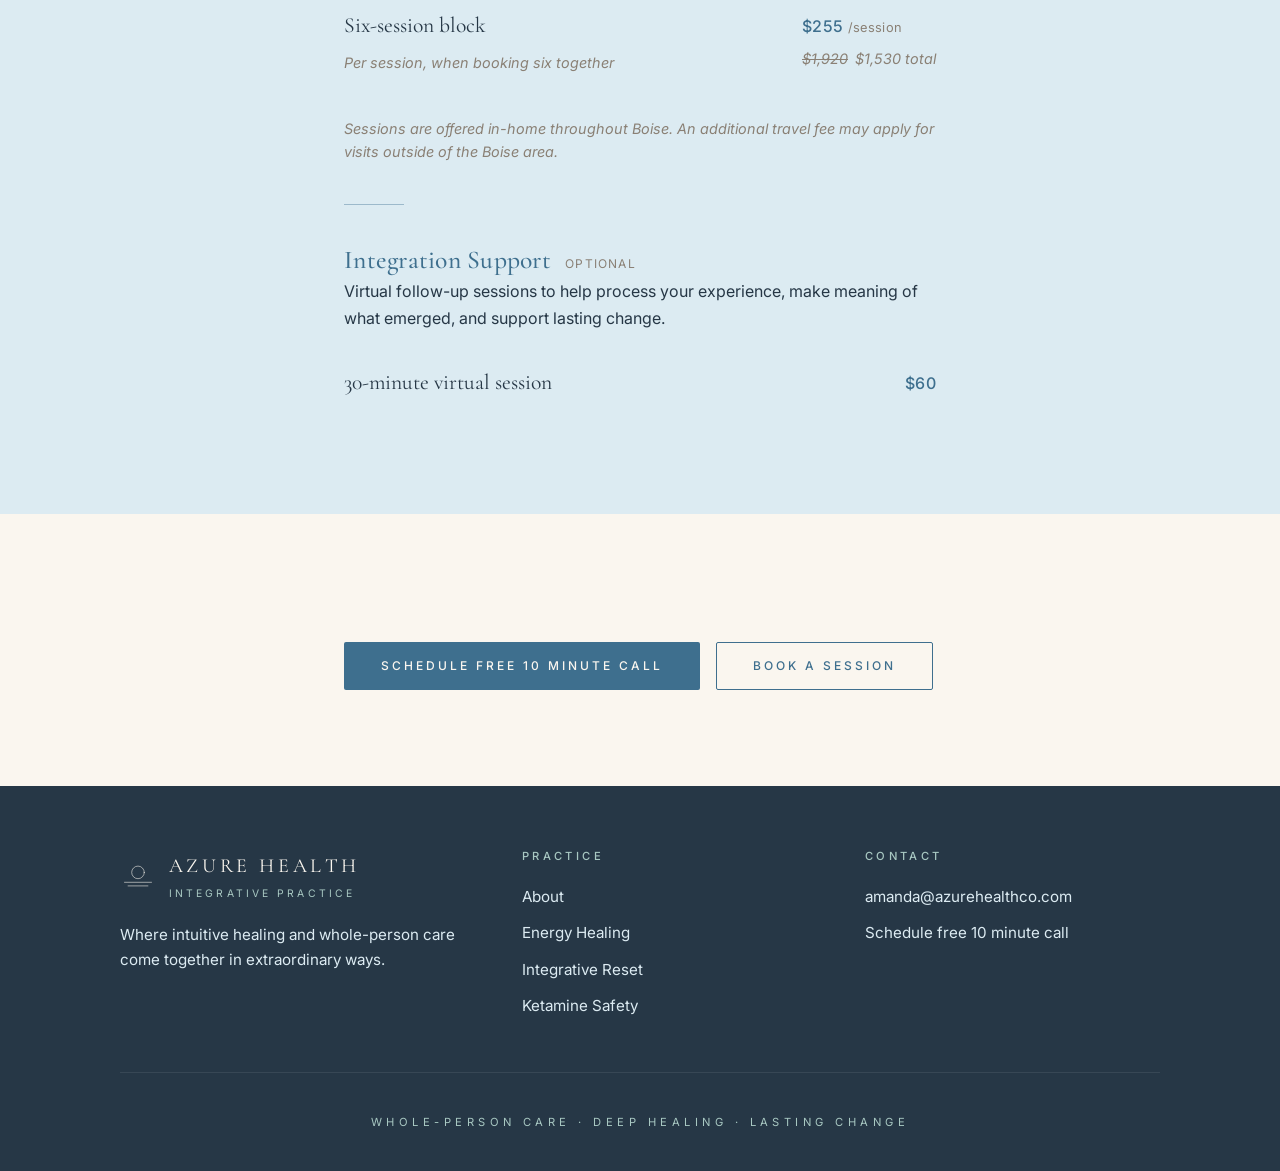
<file: integrative-reset.html>
<!doctype html>
<html lang="en">
<head>
<meta charset="utf-8">
<meta name="viewport" content="width=device-width, initial-scale=1">
<title>Integrative Reset Session — Azure Health</title>
<meta name="description" content="A 110-minute guided, in-home experience supporting deep nervous system regulation, emotional reset, and — when appropriate — ketamine-assisted therapy.">
<link rel="icon" href="assets/logo.svg" type="image/svg+xml">
<link rel="preconnect" href="https://fonts.googleapis.com">
<link rel="preconnect" href="https://fonts.gstatic.com" crossorigin>
<link href="https://fonts.googleapis.com/css2?family=Cormorant+Garamond:ital,wght@0,400;0,500;1,400&family=Inter:wght@300;400;500&display=swap" rel="stylesheet">
<link rel="stylesheet" href="styles.css">
</head>
<body>

<header class="site-header">
  <div class="site-header__inner">
    <a class="brand" href="index.html" aria-label="Azure Health home">
      <span class="brand__mark" aria-hidden="true"><svg viewBox="0 0 80 80" fill="none" stroke="currentColor" stroke-width="1.25" stroke-linecap="round"><circle cx="40" cy="32" r="14"/><line x1="10" y1="54" x2="70" y2="54"/><line x1="18" y1="62" x2="62" y2="62"/></svg></span>
      <span>
        <span class="brand__name">Azure Health</span>
        <span class="brand__sub">Integrative Practice</span>
      </span>
    </a>
    <button class="nav-toggle" aria-label="Toggle menu" aria-expanded="false" aria-controls="site-nav">
      <svg viewBox="0 0 24 24" fill="none" stroke="currentColor" stroke-width="1.5" stroke-linecap="round"><line x1="4" y1="8" x2="20" y2="8"/><line x1="4" y1="16" x2="20" y2="16"/></svg>
    </button>
    <nav class="site-nav" id="site-nav">
      <a href="about.html">About</a>
      <a href="energy-healing.html">Energy Healing</a>
      <a class="is-current" href="integrative-reset.html">Integrative Reset</a>
      <a class="btn btn--primary" href="https://cal.com/azurehealth/consultation">Book a Session</a>
    </nav>
  </div>
</header>

<main>

  <section class="hero">
    <div class="hero__inner">
      <span class="eyebrow">Service</span>
      <h1>Integrative Reset Session</h1>
      <p class="lead hero__subhead">A personalized healing experience designed for profound renewal and connection. Through intuitive guidance, focused presence, and energy-based healing, each session offers an opportunity to realign the mind, body, and spirit in a deeply impactful way.</p>
      <hr class="divider">
    </div>
  </section>

  <section class="section">
    <div class="container narrow">
      <span class="eyebrow">Who this is for</span>
      <h2>Meeting the body where it is.</h2>
      <p>This session is designed for individuals who:</p>
      <ul class="plain-list">
        <li>Are experiencing stress, anxiety, or burnout</li>
        <li>Are seeking a different approach after not finding lasting relief through conventional methods</li>
        <li>Want to move beyond symptom management into deeper healing</li>
        <li>Are open to a more integrative, whole-person approach</li>
      </ul>
    </div>
  </section>

  <section class="section section--sand">
    <div class="container narrow">
      <span class="eyebrow">What this supports</span>
      <h2>An intentional shift toward regulation.</h2>
      <ul class="plain-list">
        <li>Nervous system regulation</li>
        <li>Emotional processing</li>
        <li>Release of chronic stress patterns</li>
        <li>Increased clarity and connection to self</li>
        <li>A deeper sense of internal balance</li>
      </ul>
    </div>
  </section>

  <section class="section">
    <div class="container narrow">
      <span class="eyebrow">What to expect</span>
      <h2>The arc of a session.</h2>
      <ol class="numbered-steps">
        <li>
          <h4>Pre-Session Preparation</h4>
          <p>A virtual consultation one to two weeks prior to review your medical history, discuss goals, and ensure safety and readiness.</p>
        </li>
        <li>
          <h4>Arrival &amp; Grounding</h4>
          <p>We begin with a short conversation and time to settle in, followed by guided grounding and breathwork.</p>
        </li>
        <li>
          <h4>Energy Work</h4>
          <p>You'll rest comfortably while receiving hands-on, intuitive energy work designed to support regulation and restoration.</p>
        </li>
        <li>
          <h4>Ketamine-Assisted Component <span style="color:var(--warm-gray); font-style:italic;">(when appropriate)</span></h4>
          <p>For appropriate clients, ketamine may be incorporated in a medically guided format to support increased neuroplasticity and deeper access to internal experience.</p>
          <p style="margin-top:0.5rem;"><a class="text-link" href="ketamine-safety.html">Read about ketamine safety →</a></p>
        </li>
        <li>
          <h4>Closing &amp; Integration</h4>
          <p>Time to gently return, reflect, and transition out of the session.</p>
        </li>
      </ol>
    </div>
  </section>

  <section class="section section--sky">
    <div class="container narrow">
      <span class="eyebrow">Investment</span>
      <h2>Session pricing.</h2>
      <div class="pricing">
        <div class="pricing__row">
          <div>
            <div class="pricing__label">110-minute in-home session</div>
            <div class="pricing__note">First session includes a medical intake and health history review</div>
          </div>
          <div class="pricing__price">$320</div>
        </div>
        <div class="pricing__row">
          <div>
            <div class="pricing__label">Three-session block</div>
            <div class="pricing__note">Per session, when booking three together</div>
          </div>
          <div>
            <div class="pricing__price">$270<span style="font-size:0.8rem; font-weight:400; color:var(--warm-gray);"> /session</span></div>
            <div class="pricing__note"><s style="color:var(--warm-gray);">$960</s>&ensp;$810 total</div>
          </div>
        </div>
        <div class="pricing__row">
          <div>
            <div class="pricing__label">Six-session block</div>
            <div class="pricing__note">Per session, when booking six together</div>
          </div>
          <div>
            <div class="pricing__price">$255<span style="font-size:0.8rem; font-weight:400; color:var(--warm-gray);"> /session</span></div>
            <div class="pricing__note"><s style="color:var(--warm-gray);">$1,920</s>&ensp;$1,530 total</div>
          </div>
        </div>
      </div>

      <p style="margin-top:1.5rem; font-size:0.9rem; color:var(--warm-gray); font-style:italic;">Sessions are offered in-home throughout Boise. An additional travel fee may apply for visits outside of the Boise area.</p>

      <hr class="divider" style="margin: 2.5rem 0;">

      <h3 style="margin-bottom:0.25rem;">Integration Support <span style="font-family:var(--font-sans); font-size:0.75rem; font-weight:400; letter-spacing:0.1em; text-transform:uppercase; color:var(--warm-gray); margin-left:0.5rem;">Optional</span></h3>
      <p style="margin-bottom:0;">Virtual follow-up sessions to help process your experience, make meaning of what emerged, and support lasting change.</p>
      <div class="pricing" style="margin-top:1rem;">
        <div class="pricing__row">
          <div class="pricing__label">30-minute virtual session</div>
          <div class="pricing__price">$60</div>
        </div>
      </div>
    </div>
  </section>

  <section class="section">
    <div class="container narrow">
      <div class="btn-row">
        <a class="btn btn--primary" href="https://cal.com/azurehealth/intro-call">Schedule free 10 minute call</a>
        <a class="btn btn--secondary" href="https://cal.com/azurehealth/session">Book a Session</a>
      </div>
    </div>
  </section>

</main>

<footer class="site-footer">
  <div class="container">
    <div class="footer-grid">
      <div>
        <a class="brand" href="index.html" aria-label="Azure Health home">
          <span class="brand__mark" style="color:var(--cream);" aria-hidden="true"><svg viewBox="0 0 80 80" fill="none" stroke="currentColor" stroke-width="1.25" stroke-linecap="round"><circle cx="40" cy="32" r="14"/><line x1="10" y1="54" x2="70" y2="54"/><line x1="18" y1="62" x2="62" y2="62"/></svg></span>
          <span>
            <span class="brand__name">Azure Health</span>
            <span class="brand__sub">Integrative Practice</span>
          </span>
        </a>
        <p style="margin-top:1.25rem; max-width:22rem; font-size:0.95rem; color:var(--soft-sky);">Where intuitive healing and whole-person care come together in extraordinary ways.</p>
      </div>
      <div class="footer-col">
        <h4>Practice</h4>
        <ul>
          <li><a href="about.html">About</a></li>
          <li><a href="energy-healing.html">Energy Healing</a></li>
          <li><a href="integrative-reset.html">Integrative Reset</a></li>
          <li><a href="ketamine-safety.html">Ketamine Safety</a></li>
        </ul>
      </div>
      <div class="footer-col">
        <h4>Contact</h4>
        <ul>
          <li><a href="mailto:amanda@azurehealthco.com">amanda@azurehealthco.com</a></li>
          <li><a href="https://cal.com/azurehealth/intro-call">Schedule free 10 minute call</a></li>
        </ul>
      </div>
    </div>
    <p class="footer-tagline">Whole-Person Care · Deep Healing · Lasting Change</p>
  </div>
</footer>

<script>
  (function(){
    var btn = document.querySelector('.nav-toggle');
    var nav = document.getElementById('site-nav');
    if (!btn || !nav) return;
    btn.addEventListener('click', function(){
      var open = nav.classList.toggle('is-open');
      btn.setAttribute('aria-expanded', open ? 'true' : 'false');
    });
  })();
</script>

</body>
</html>
</file>
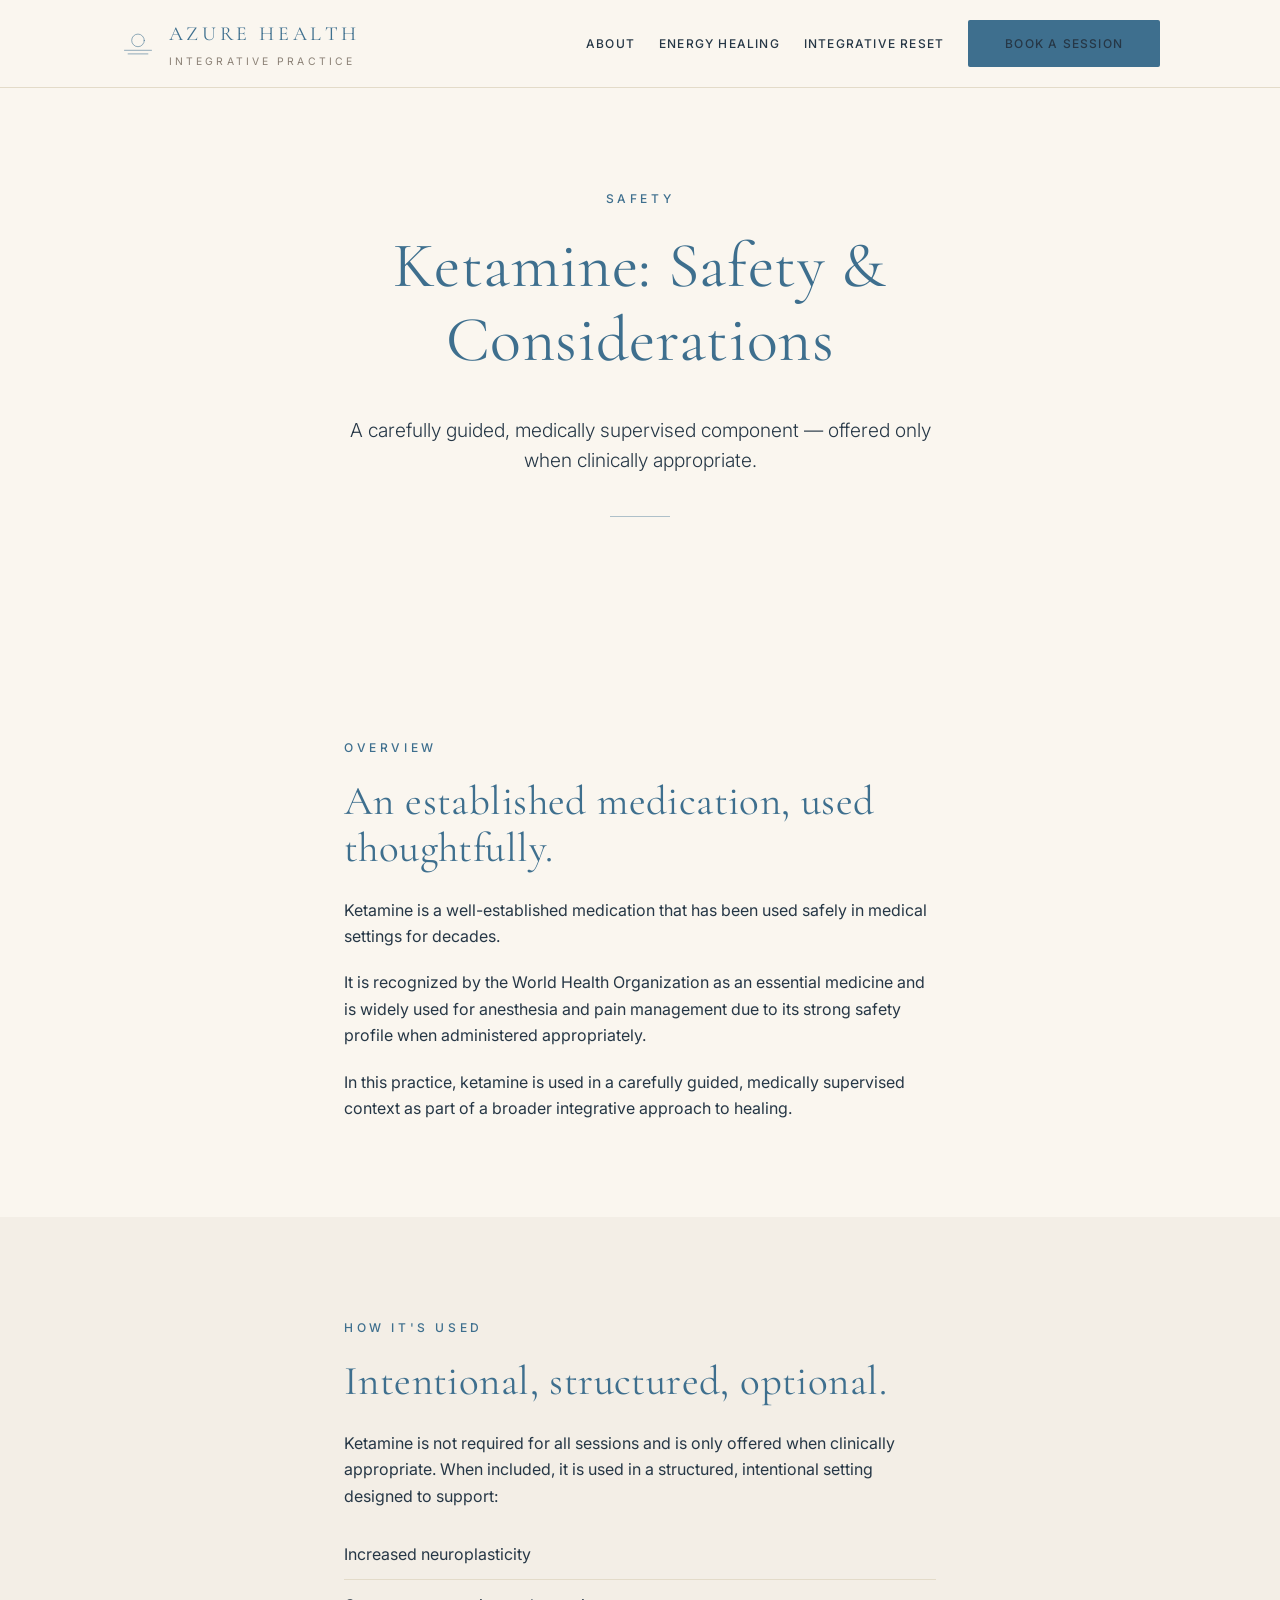
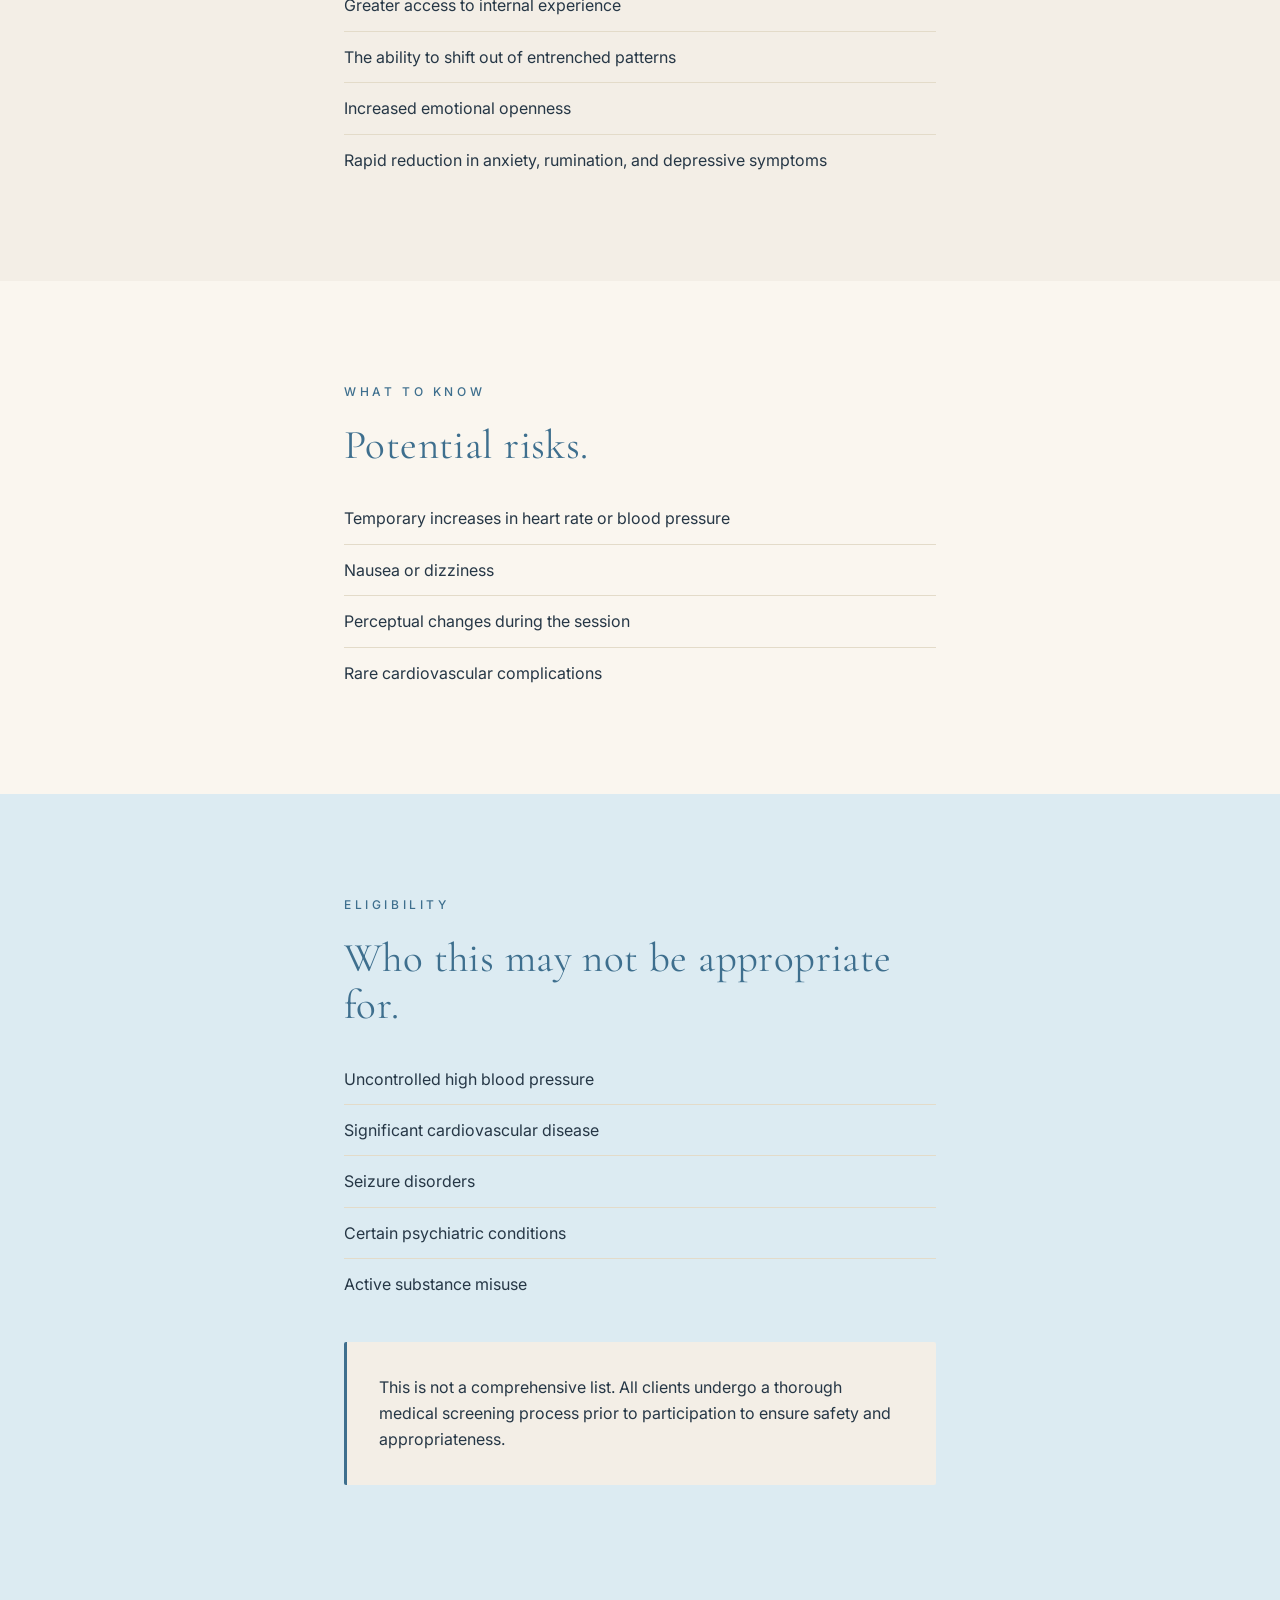
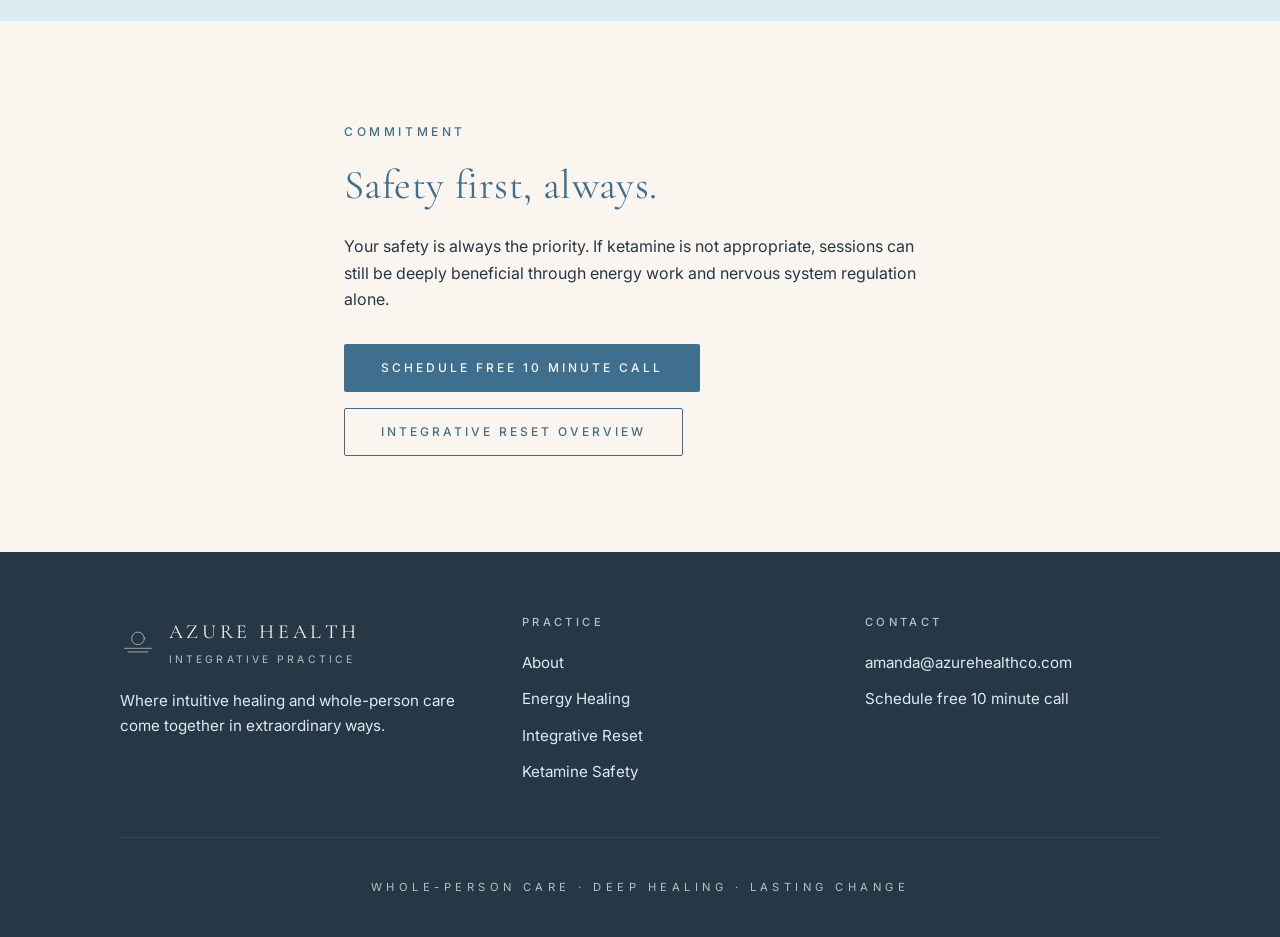
<file: ketamine-safety.html>
<!doctype html>
<html lang="en">
<head>
<meta charset="utf-8">
<meta name="viewport" content="width=device-width, initial-scale=1">
<title>Ketamine Safety &amp; Considerations — Azure Health</title>
<meta name="description" content="How ketamine is used at Azure Health, its safety profile, and clinical considerations. Ketamine is only offered when clinically appropriate, under medical supervision.">
<link rel="icon" href="assets/logo.svg" type="image/svg+xml">
<link rel="preconnect" href="https://fonts.googleapis.com">
<link rel="preconnect" href="https://fonts.gstatic.com" crossorigin>
<link href="https://fonts.googleapis.com/css2?family=Cormorant+Garamond:ital,wght@0,400;0,500;1,400&family=Inter:wght@300;400;500&display=swap" rel="stylesheet">
<link rel="stylesheet" href="styles.css">
</head>
<body>

<header class="site-header">
  <div class="site-header__inner">
    <a class="brand" href="index.html" aria-label="Azure Health home">
      <span class="brand__mark" aria-hidden="true"><svg viewBox="0 0 80 80" fill="none" stroke="currentColor" stroke-width="1.25" stroke-linecap="round"><circle cx="40" cy="32" r="14"/><line x1="10" y1="54" x2="70" y2="54"/><line x1="18" y1="62" x2="62" y2="62"/></svg></span>
      <span>
        <span class="brand__name">Azure Health</span>
        <span class="brand__sub">Integrative Practice</span>
      </span>
    </a>
    <button class="nav-toggle" aria-label="Toggle menu" aria-expanded="false" aria-controls="site-nav">
      <svg viewBox="0 0 24 24" fill="none" stroke="currentColor" stroke-width="1.5" stroke-linecap="round"><line x1="4" y1="8" x2="20" y2="8"/><line x1="4" y1="16" x2="20" y2="16"/></svg>
    </button>
    <nav class="site-nav" id="site-nav">
      <a href="about.html">About</a>
      <a href="energy-healing.html">Energy Healing</a>
      <a href="integrative-reset.html">Integrative Reset</a>
      <a class="btn btn--primary" href="https://cal.com/azurehealth/consultation">Book a Session</a>
    </nav>
  </div>
</header>

<main>

  <section class="hero">
    <div class="hero__inner">
      <span class="eyebrow">Safety</span>
      <h1>Ketamine: Safety &amp; Considerations</h1>
      <p class="lead hero__subhead">A carefully guided, medically supervised component — offered only when clinically appropriate.</p>
      <hr class="divider">
    </div>
  </section>

  <section class="section">
    <div class="container narrow">
      <span class="eyebrow">Overview</span>
      <h2>An established medication, used thoughtfully.</h2>
      <p>Ketamine is a well-established medication that has been used safely in medical settings for decades.</p>
      <p>It is recognized by the World Health Organization as an essential medicine and is widely used for anesthesia and pain management due to its strong safety profile when administered appropriately.</p>
      <p>In this practice, ketamine is used in a carefully guided, medically supervised context as part of a broader integrative approach to healing.</p>
    </div>
  </section>

  <section class="section section--sand">
    <div class="container narrow">
      <span class="eyebrow">How it's used</span>
      <h2>Intentional, structured, optional.</h2>
      <p>Ketamine is not required for all sessions and is only offered when clinically appropriate. When included, it is used in a structured, intentional setting designed to support:</p>
      <ul class="plain-list">
        <li>Increased neuroplasticity</li>
        <li>Greater access to internal experience</li>
        <li>The ability to shift out of entrenched patterns</li>
        <li>Increased emotional openness</li>
        <li>Rapid reduction in anxiety, rumination, and depressive symptoms</li>
      </ul>
    </div>
  </section>

  <section class="section">
    <div class="container narrow">
      <span class="eyebrow">What to know</span>
      <h2>Potential risks.</h2>
      <ul class="plain-list">
        <li>Temporary increases in heart rate or blood pressure</li>
        <li>Nausea or dizziness</li>
        <li>Perceptual changes during the session</li>
        <li>Rare cardiovascular complications</li>
      </ul>
    </div>
  </section>

  <section class="section section--sky">
    <div class="container narrow">
      <span class="eyebrow">Eligibility</span>
      <h2>Who this may not be appropriate for.</h2>
      <ul class="plain-list">
        <li>Uncontrolled high blood pressure</li>
        <li>Significant cardiovascular disease</li>
        <li>Seizure disorders</li>
        <li>Certain psychiatric conditions</li>
        <li>Active substance misuse</li>
      </ul>
      <div class="callout callout--warn" style="margin-top:2rem;">
        This is not a comprehensive list. All clients undergo a thorough medical screening process prior to participation to ensure safety and appropriateness.
      </div>
    </div>
  </section>

  <section class="section">
    <div class="container narrow">
      <span class="eyebrow">Commitment</span>
      <h2>Safety first, always.</h2>
      <p>Your safety is always the priority. If ketamine is not appropriate, sessions can still be deeply beneficial through energy work and nervous system regulation alone.</p>
      <div class="btn-row">
        <a class="btn btn--primary" href="https://cal.com/azurehealth/intro-call">Schedule free 10 minute call</a>
        <a class="btn btn--secondary" href="integrative-reset.html">Integrative Reset Overview</a>
      </div>
    </div>
  </section>

</main>

<footer class="site-footer">
  <div class="container">
    <div class="footer-grid">
      <div>
        <a class="brand" href="index.html" aria-label="Azure Health home">
          <span class="brand__mark" style="color:var(--cream);" aria-hidden="true"><svg viewBox="0 0 80 80" fill="none" stroke="currentColor" stroke-width="1.25" stroke-linecap="round"><circle cx="40" cy="32" r="14"/><line x1="10" y1="54" x2="70" y2="54"/><line x1="18" y1="62" x2="62" y2="62"/></svg></span>
          <span>
            <span class="brand__name">Azure Health</span>
            <span class="brand__sub">Integrative Practice</span>
          </span>
        </a>
        <p style="margin-top:1.25rem; max-width:22rem; font-size:0.95rem; color:var(--soft-sky);">Where intuitive healing and whole-person care come together in extraordinary ways.</p>
      </div>
      <div class="footer-col">
        <h4>Practice</h4>
        <ul>
          <li><a href="about.html">About</a></li>
          <li><a href="energy-healing.html">Energy Healing</a></li>
          <li><a href="integrative-reset.html">Integrative Reset</a></li>
          <li><a href="ketamine-safety.html">Ketamine Safety</a></li>
        </ul>
      </div>
      <div class="footer-col">
        <h4>Contact</h4>
        <ul>
          <li><a href="mailto:amanda@azurehealthco.com">amanda@azurehealthco.com</a></li>
          <li><a href="https://cal.com/azurehealth/intro-call">Schedule free 10 minute call</a></li>
        </ul>
      </div>
    </div>
    <p class="footer-tagline">Whole-Person Care · Deep Healing · Lasting Change</p>
  </div>
</footer>

<script>
  (function(){
    var btn = document.querySelector('.nav-toggle');
    var nav = document.getElementById('site-nav');
    if (!btn || !nav) return;
    btn.addEventListener('click', function(){
      var open = nav.classList.toggle('is-open');
      btn.setAttribute('aria-expanded', open ? 'true' : 'false');
    });
  })();
</script>

</body>
</html>
</file>
<file: styles.css>
/* Azure Health — stylesheet */

/* ---- Tokens ---------------------------------------------------------- */
:root {
  --deep-azure: #3E6F8E;
  --soft-sky:   #DCEBF2;
  --sea-glass:  #A8C8C2;
  --warm-sand:  #F3EEE6;
  --ink-slate:  #263746;
  --cream:      #FAF6EF;
  --bone:       #E3DBC9;
  --warm-gray:  #8A8075;

  --font-serif: 'Cormorant Garamond', Garamond, 'Times New Roman', serif;
  --font-sans:  'Inter', -apple-system, BlinkMacSystemFont, 'Segoe UI', sans-serif;

  --container:  68rem;
  --narrow:     40rem;
  --radius:     2px;
}

/* ---- Reset ----------------------------------------------------------- */
*, *::before, *::after { box-sizing: border-box; }
html { scroll-behavior: smooth; }
body {
  margin: 0;
  background: var(--cream);
  color: var(--ink-slate);
  font-family: var(--font-sans);
  font-weight: 400;
  font-size: 1rem;
  line-height: 1.65;
  -webkit-font-smoothing: antialiased;
  -moz-osx-font-smoothing: grayscale;
}
img, svg { display: block; max-width: 100%; height: auto; }
a { color: var(--deep-azure); text-decoration: none; }
p { margin: 0 0 1.25em; }
p:last-child { margin-bottom: 0; }

/* ---- Typography ------------------------------------------------------ */
h1, h2, h3, h4 {
  font-family: var(--font-serif);
  font-weight: 400;
  color: var(--deep-azure);
  line-height: 1.15;
  letter-spacing: 0.01em;
  margin: 0 0 0.6em;
}
h1 { font-size: clamp(2.4rem, 5vw, 4.5rem); }
h2 { font-size: clamp(1.9rem, 3.2vw, 3rem); }
h3 { font-size: clamp(1.4rem, 2vw, 2rem); font-weight: 500; }
h4 { font-size: 1.15rem; font-weight: 500; letter-spacing: 0.02em; }

.lead {
  font-size: 1.2rem;
  font-weight: 300;
  line-height: 1.6;
  color: var(--ink-slate);
}

.eyebrow {
  display: inline-block;
  font-size: 0.75rem;
  font-weight: 500;
  letter-spacing: 0.3em;
  text-transform: uppercase;
  color: var(--deep-azure);
  margin: 0 0 1.25rem;
}

em, i { font-style: italic; }

/* ---- Layout ---------------------------------------------------------- */
.container { max-width: var(--container); margin: 0 auto; padding: 0 1.5rem; }
.narrow    { max-width: var(--narrow); margin-left: auto; margin-right: auto; }

.section { padding: 6rem 0; }
.section--sky  { background: var(--soft-sky); }
.section--sand { background: var(--warm-sand); }
.section--dark { background: var(--ink-slate); color: var(--cream); }
.section--dark h1, .section--dark h2, .section--dark h3, .section--dark h4 { color: var(--cream); }
.section--dark .eyebrow { color: var(--soft-sky); }

@media (max-width: 720px) {
  .section { padding: 4rem 0; }
}

.divider {
  width: 60px;
  height: 1px;
  background: var(--deep-azure);
  opacity: 0.4;
  border: 0;
  margin: 2.5rem auto;
}

/* ---- Header / nav ---------------------------------------------------- */
.site-header {
  position: sticky;
  top: 0;
  z-index: 50;
  background: var(--cream);
  border-bottom: 1px solid var(--bone);
}
.site-header__inner {
  display: flex;
  align-items: center;
  justify-content: space-between;
  gap: 2rem;
  padding: 1.1rem 1.5rem;
  max-width: var(--container);
  margin: 0 auto;
}
.brand {
  display: flex;
  align-items: center;
  gap: 0.8rem;
  color: var(--deep-azure);
}
.brand__mark { width: 36px; height: 36px; flex: none; }
.brand__name {
  font-family: var(--font-serif);
  font-weight: 400;
  font-size: 1.25rem;
  letter-spacing: 0.18em;
  text-transform: uppercase;
  white-space: nowrap;
}
.brand__sub {
  font-family: var(--font-sans);
  font-weight: 400;
  font-size: 0.65rem;
  letter-spacing: 0.3em;
  text-transform: uppercase;
  color: var(--warm-gray);
  display: block;
  margin-top: 2px;
  white-space: nowrap;
}

.site-nav {
  display: flex;
  align-items: center;
  gap: 1.5rem;
}
.site-nav a {
  font-size: 0.75rem;
  font-weight: 500;
  letter-spacing: 0.1em;
  text-transform: uppercase;
  color: var(--ink-slate);
  white-space: nowrap;
}
.site-nav a:hover { color: var(--deep-azure); }
.site-nav a.is-current { color: var(--deep-azure); }

.nav-toggle {
  display: none;
  background: none;
  border: 0;
  padding: 0.5rem;
  cursor: pointer;
  color: var(--ink-slate);
}
.nav-toggle svg { width: 24px; height: 24px; }

@media (max-width: 1050px) {
  .nav-toggle { display: inline-flex; }
  .site-nav {
    display: none;
    position: absolute;
    top: 100%;
    left: 0;
    right: 0;
    flex-direction: column;
    align-items: stretch;
    gap: 0;
    background: var(--cream);
    border-bottom: 1px solid var(--bone);
    padding: 1rem 1.5rem 1.5rem;
  }
  .site-nav.is-open { display: flex; }
  .site-nav a {
    padding: 0.9rem 0;
    border-bottom: 1px solid var(--bone);
    letter-spacing: 0.18em;
  }
  .site-nav a:last-child { border-bottom: 0; }
  .site-nav .btn { margin-top: 0.75rem; text-align: center; }
}

/* ---- Buttons --------------------------------------------------------- */
.btn {
  display: inline-block;
  font-family: var(--font-sans);
  font-weight: 500;
  font-size: 0.75rem;
  letter-spacing: 0.25em;
  text-transform: uppercase;
  padding: 1.05rem 2.25rem;
  border-radius: var(--radius);
  border: 1px solid transparent;
  cursor: pointer;
  transition: background 0.2s ease, color 0.2s ease, border-color 0.2s ease;
  text-align: center;
  line-height: 1;
  white-space: nowrap;
}
.btn--primary {
  background: var(--deep-azure);
  color: var(--cream);
}
.btn--primary:hover { background: var(--ink-slate); color: var(--cream); }
.btn--secondary {
  background: transparent;
  color: var(--deep-azure);
  border-color: var(--deep-azure);
}
.btn--secondary:hover {
  background: var(--deep-azure);
  color: var(--cream);
}
.btn--on-dark {
  background: var(--cream);
  color: var(--deep-azure);
}
.btn--on-dark:hover { background: var(--soft-sky); color: var(--deep-azure); }

.btn-row {
  display: flex;
  flex-wrap: wrap;
  gap: 1rem;
  margin-top: 2rem;
}

.text-link {
  color: var(--deep-azure);
  font-weight: 500;
  font-size: 0.75rem;
  letter-spacing: 0.25em;
  text-transform: uppercase;
  border-bottom: 1px solid var(--deep-azure);
  padding-bottom: 2px;
  display: inline-block;
}
.text-link:hover { color: var(--ink-slate); border-color: var(--ink-slate); }

/* ---- Hero ------------------------------------------------------------ */
.hero {
  padding: 6rem 0 5rem;
  text-align: center;
}
.hero__inner { max-width: 44rem; margin: 0 auto; padding: 0 1.5rem; }
.hero__subhead {
  max-width: 38rem;
  margin: 0 auto;
}

/* ---- Cards ----------------------------------------------------------- */
.card-grid {
  display: grid;
  gap: 1.25rem;
  grid-template-columns: repeat(auto-fit, minmax(260px, 1fr));
  margin-top: 3rem;
}
.card {
  background: var(--cream);
  border: 1px solid var(--bone);
  padding: 2.25rem 1.75rem;
  border-radius: var(--radius);
  display: flex;
  flex-direction: column;
  gap: 0.75rem;
  transition: background 0.25s ease, border-color 0.25s ease, transform 0.25s ease;
}
.card:hover {
  background: var(--soft-sky);
  border-color: transparent;
}
.card__icon {
  width: 44px;
  height: 44px;
  color: var(--deep-azure);
  margin-bottom: 0.5rem;
}
.card h3 { margin: 0; }
.card p { color: var(--ink-slate); flex-grow: 1; }
.card .text-link { margin-top: 0.5rem; align-self: flex-start; }

.card--featured {
  background: var(--soft-sky);
  border-color: transparent;
}

/* ---- Pricing --------------------------------------------------------- */
.pricing {
  display: grid;
  gap: 1rem;
  margin: 2.5rem 0 0;
}
.pricing__row {
  display: flex;
  justify-content: space-between;
  align-items: baseline;
  gap: 1rem;
  padding: 1.1rem 0;
  border-bottom: 1px solid var(--bone);
}
.pricing__row:last-child { border-bottom: 0; }
.pricing__label {
  font-family: var(--font-serif);
  font-size: 1.35rem;
  color: var(--ink-slate);
}
.pricing__price {
  font-family: var(--font-sans);
  font-weight: 500;
  font-size: 1rem;
  color: var(--deep-azure);
  letter-spacing: 0.02em;
  white-space: nowrap;
}
.pricing__note {
  font-size: 0.9rem;
  color: var(--warm-gray);
  margin-top: 0.5rem;
  font-style: italic;
}

/* ---- Lists ----------------------------------------------------------- */
.plain-list { list-style: none; padding: 0; margin: 1rem 0 0; }
.plain-list li {
  padding: 0.75rem 0;
  border-bottom: 1px solid var(--bone);
}
.plain-list li:last-child { border-bottom: 0; }

.numbered-steps {
  list-style: none;
  counter-reset: step;
  padding: 0;
  margin: 2rem 0 0;
  display: grid;
  gap: 2rem;
}
.numbered-steps li {
  counter-increment: step;
  padding-left: 3.5rem;
  position: relative;
}
.numbered-steps li::before {
  content: counter(step);
  position: absolute;
  left: 0;
  top: 0.1rem;
  width: 2.25rem;
  height: 2.25rem;
  display: inline-flex;
  align-items: center;
  justify-content: center;
  background: var(--soft-sky);
  color: var(--deep-azure);
  font-family: var(--font-serif);
  font-size: 1.15rem;
  border-radius: 50%;
}
.numbered-steps h4 { margin: 0 0 0.3em; color: var(--deep-azure); font-family: var(--font-serif); font-weight: 500; font-size: 1.25rem; letter-spacing: 0; text-transform: none; }

/* ---- Callouts -------------------------------------------------------- */
.callout {
  background: var(--soft-sky);
  padding: 2rem 2rem;
  border-radius: var(--radius);
  margin: 2.5rem 0;
}
.callout--warn {
  background: var(--warm-sand);
  border-left: 3px solid var(--deep-azure);
}

/* ---- Two-column content --------------------------------------------- */
.two-col {
  display: grid;
  gap: 3rem;
  grid-template-columns: 1fr 1fr;
  align-items: start;
}
@media (max-width: 820px) {
  .two-col { grid-template-columns: 1fr; gap: 2rem; }
}

/* ---- Photo slot ------------------------------------------------------ */
.photo-slot {
  background: var(--soft-sky);
  border: 1px dashed var(--sea-glass);
  aspect-ratio: 4 / 5;
  display: flex;
  align-items: center;
  justify-content: center;
  color: var(--warm-gray);
  font-size: 0.85rem;
  font-style: italic;
  letter-spacing: 0.05em;
  padding: 1rem;
  text-align: center;
}
.photo-slot img { width: 100%; height: 100%; object-fit: cover; }

/* ---- Footer ---------------------------------------------------------- */
.site-footer {
  background: var(--ink-slate);
  color: var(--cream);
  padding: 4rem 0 2.5rem;
}
.site-footer .brand__name { color: var(--cream); }
.site-footer .brand__sub { color: var(--sea-glass); }
.site-footer a { color: var(--soft-sky); }
.site-footer a:hover { color: var(--cream); }

.footer-grid {
  display: grid;
  gap: 3rem;
  grid-template-columns: 1.2fr 1fr 1fr;
  margin-bottom: 3rem;
}
@media (max-width: 820px) {
  .footer-grid { grid-template-columns: 1fr; gap: 2rem; }
}
.footer-col h4 {
  font-family: var(--font-sans);
  font-size: 0.7rem;
  font-weight: 500;
  letter-spacing: 0.3em;
  text-transform: uppercase;
  color: var(--sea-glass);
  margin-bottom: 1rem;
}
.footer-col ul { list-style: none; padding: 0; margin: 0; }
.footer-col li { padding: 0.35rem 0; font-size: 0.95rem; }

.footer-tagline {
  text-align: center;
  font-size: 0.7rem;
  letter-spacing: 0.4em;
  text-transform: uppercase;
  color: var(--sea-glass);
  padding-top: 2.5rem;
  border-top: 1px solid rgba(255,255,255,0.08);
}

/* ---- Testimonials ---------------------------------------------------- */
.testimonial-grid {
  display: grid;
  gap: 2rem;
  grid-template-columns: 1fr 1fr;
  margin-top: 3rem;
}
@media (max-width: 720px) {
  .testimonial-grid { grid-template-columns: 1fr; }
}
.testimonial {
  background: var(--cream);
  border: 1px solid var(--bone);
  padding: 2rem 1.75rem 1.75rem;
  border-radius: var(--radius);
}
.testimonial__quote {
  font-family: var(--font-serif);
  font-style: italic;
  font-size: 1.15rem;
  line-height: 1.6;
  color: var(--ink-slate);
  margin: 0 0 1.25rem;
}
.testimonial__quote::before { content: '\201C'; color: var(--deep-azure); }
.testimonial__quote::after  { content: '\201D'; color: var(--deep-azure); }
.testimonial__attr {
  font-family: var(--font-sans);
  font-size: 0.75rem;
  font-weight: 500;
  letter-spacing: 0.15em;
  text-transform: uppercase;
  color: var(--warm-gray);
}

/* ---- Utilities ------------------------------------------------------- */
.text-center { text-align: center; }
.mt-0 { margin-top: 0; }
.mt-1 { margin-top: 1rem; }
.mt-2 { margin-top: 2rem; }
.mb-0 { margin-bottom: 0; }
.sr-only {
  position: absolute; width: 1px; height: 1px; padding: 0; margin: -1px;
  overflow: hidden; clip: rect(0,0,0,0); white-space: nowrap; border: 0;
}
</file>
